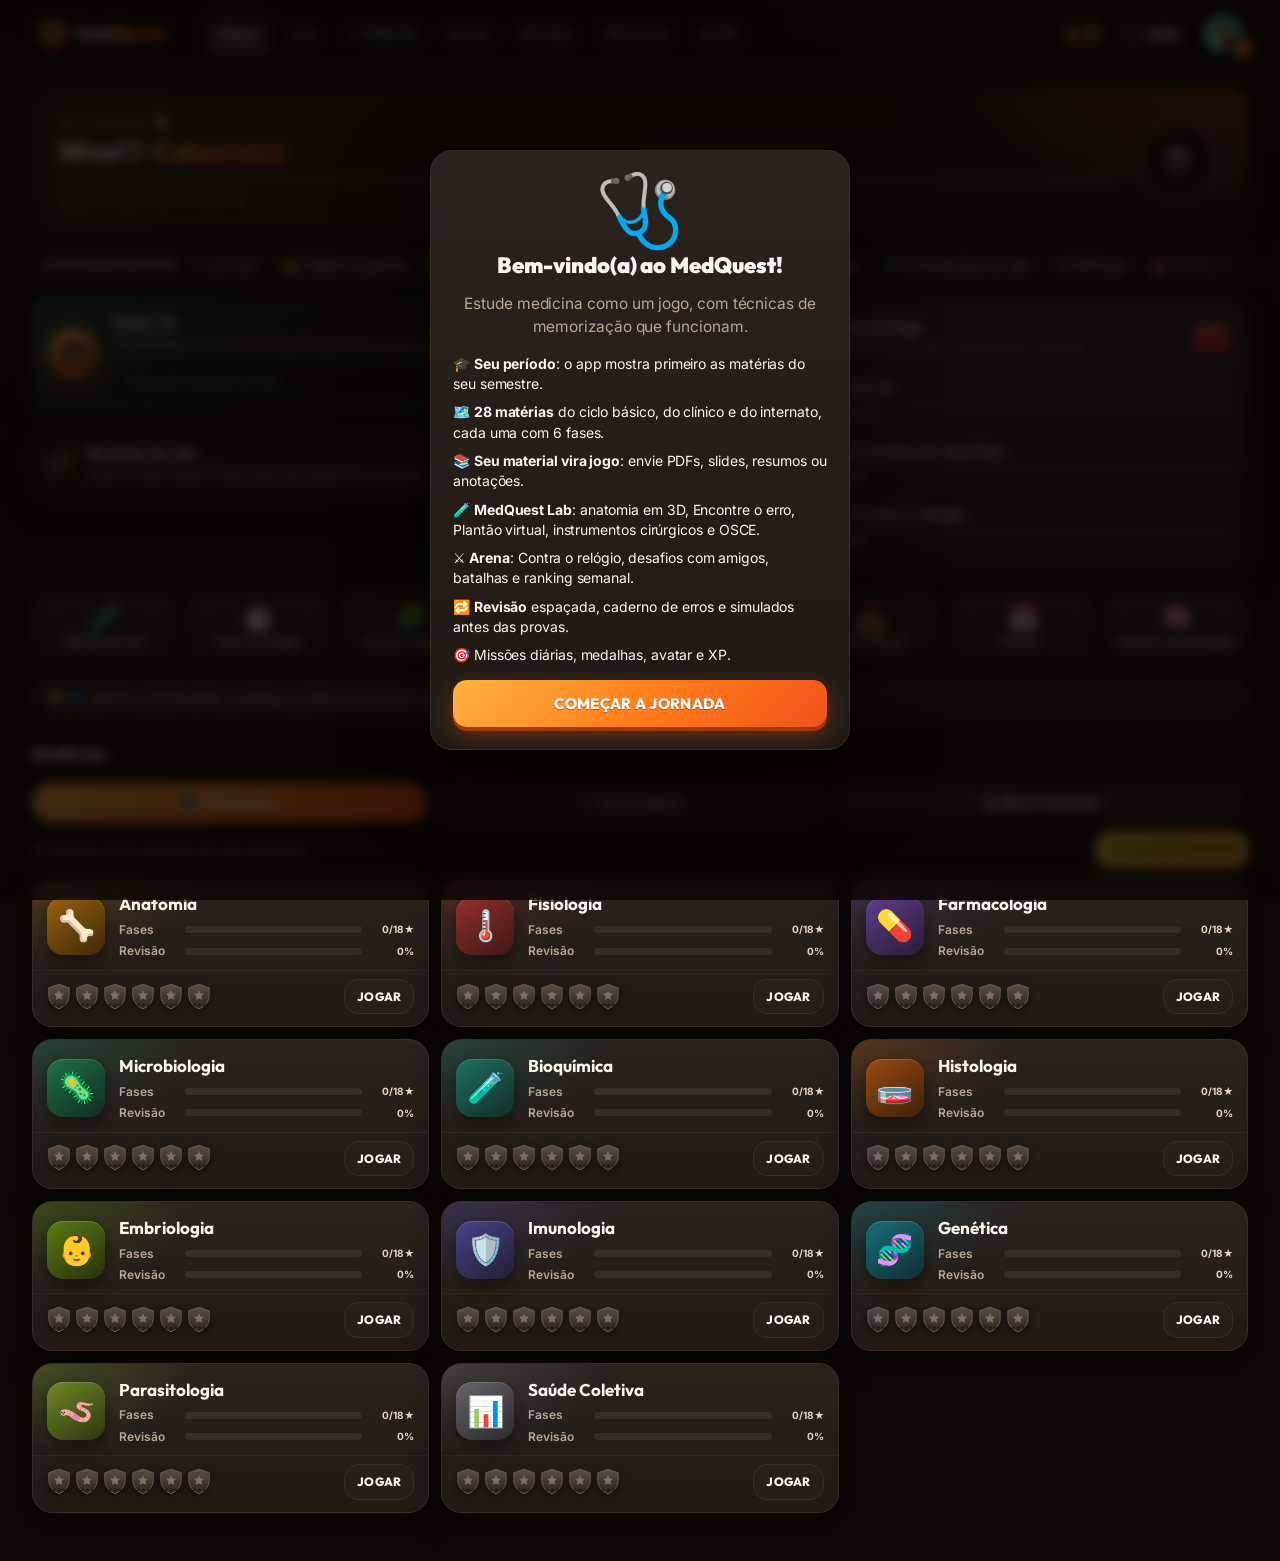
<file: medquest/index.html>
<!doctype html>
<html lang="pt-BR">
<head>
  <meta charset="utf-8">
  <meta name="viewport" content="width=device-width, initial-scale=1, viewport-fit=cover">
  <meta name="theme-color" content="#0b1220">
  <meta name="description" content="MedQuest: estude medicina como um jogo, com flashcards, revisão espaçada, quizzes e casos clínicos.">
  <title>MedQuest</title>
  <link rel="manifest" href="manifest.webmanifest">
  <link rel="icon" href="icons/icon.svg" type="image/svg+xml">
  <link rel="apple-touch-icon" href="icons/icon-192.png">
  <meta name="apple-mobile-web-app-capable" content="yes">
  <meta name="apple-mobile-web-app-status-bar-style" content="black-translucent">
  <link rel="preconnect" href="https://fonts.googleapis.com">
  <link rel="preconnect" href="https://fonts.gstatic.com" crossorigin>
  <link href="https://fonts.googleapis.com/css2?family=Outfit:wght@400;500;600;700;800;900&family=Inter:wght@400;500;600;700&display=swap" rel="stylesheet">
  <link rel="stylesheet" href="css/style.css">
</head>
<body>
  <div id="app"></div>
  <noscript>Ative o JavaScript para jogar o MedQuest.</noscript>
  <script src="js/data.js"></script>
  <script src="js/data-extra.js"></script>
  <script src="js/data-extra2.js"></script>
  <script src="js/more1.js"></script>
  <script src="js/more2.js"></script>
  <script src="js/more3.js"></script>
  <script src="js/more4.js"></script>
  <script src="js/more5.js"></script>
  <script src="js/more6.js"></script>
  <script src="js/more7.js"></script>
  <script src="js/core.js"></script>
  <script src="js/online.js"></script>
  <script src="js/materials.js"></script>
  <script src="js/ai.js"></script>
  <script src="js/games.js"></script>
  <script src="js/lab/lab-3d.js"></script>
  <script src="js/lab/lab-room.js"></script>
  <script src="js/lab/lab-core.js"></script>
  <script src="js/lab/lab-anatomy.js"></script>
  <script src="js/lab/lab-anatomy-real.js"></script>
  <script src="js/lab/lab-anatomy-ui.js"></script>
  <script src="js/lab/lab-error.js"></script>
  <script src="js/lab/lab-instruments.js"></script>
  <script src="js/lab/lab-ward.js"></script>
  <script src="js/lab/lab-osce.js"></script>
  <script src="js/lab/lab-micro.js"></script>
  <script src="js/screens.js"></script>
  <script src="js/extras.js"></script>
</body>
</html>
</file>
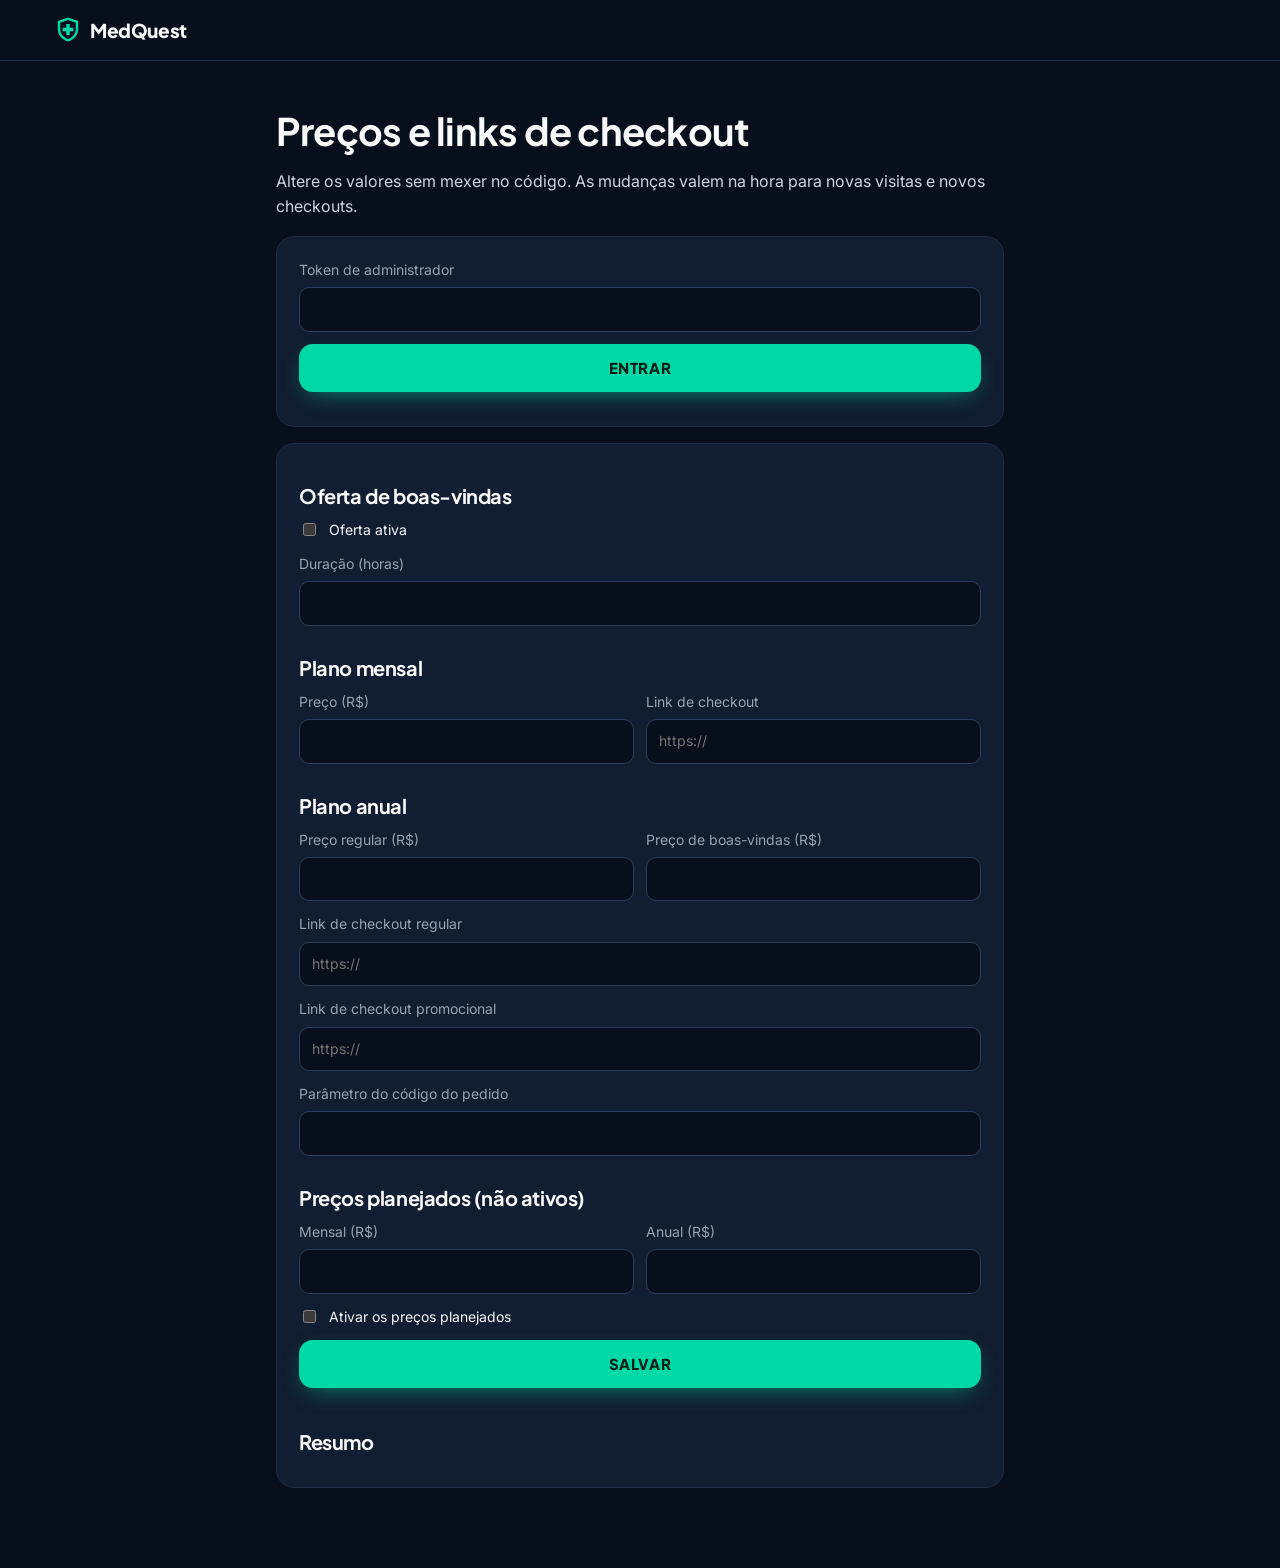
<file: medquest-vendas/admin.html>
<!doctype html>
<meta charset="utf-8">
<meta name="viewport" content="width=device-width, initial-scale=1, viewport-fit=cover">
<link rel="stylesheet" href="https://fonts.googleapis.com/css2?family=Plus+Jakarta+Sans:wght@600;700;800\&family=Inter:wght@400;500;600\&display=swap">
<link rel="stylesheet" href="css/vendas.css"><link rel="stylesheet" href="css/pages.css">
<title>Admin MedQuest</title>
<meta name="robots" content="noindex">
<header class="top-simple"><div class="wrap"><a class="logo keep-utm" href="index.html"><svg viewBox="0 0 40 44" width="24" height="27" aria-hidden="true"><path d="M20 2 37 8v13c0 10-7.5 18-17 21C10.5 39 3 31 3 21V8z" fill="var(--accent)"/><path d="M20 6 33 10.6V21c0 7.8-5.6 14.2-13 16.8C12.6 35.2 7 28.8 7 21V10.6z" fill="var(--bg)"/><path d="M17 13h6v6h6v6h-6v6h-6v-6h-6v-6h6z" fill="var(--accent)"/></svg><span>MedQuest</span></a></div></header>
<main class="wrap page">
  <h1>Preços e links de checkout</h1>
  <p>Altere os valores sem mexer no código. As mudanças valem na hora para novas visitas e novos checkouts.</p>
  <div class="card form" id="login"><label>Token de administrador<input id="tok" type="password" autocomplete="current-password"></label><button class="btn" id="enter" type="button">Entrar</button><p class="small" id="lerr"></p></div>
  <form class="card form" id="f" hidden>
    <h2>Oferta de boas-vindas</h2>
    <label class="chk"><input type="checkbox" id="of-on"> Oferta ativa</label>
    <label>Duração (horas)<input id="of-h" inputmode="numeric"></label>
    <h2>Plano mensal</h2>
    <div class="row2"><label>Preço (R$)<input id="m-p" inputmode="decimal"></label><label>Link de checkout<input id="m-l" placeholder="https://"></label></div>
    <h2>Plano anual</h2>
    <div class="row2"><label>Preço regular (R$)<input id="a-r" inputmode="decimal"></label><label>Preço de boas-vindas (R$)<input id="a-p" inputmode="decimal"></label></div>
    <label>Link de checkout regular<input id="a-lr" placeholder="https://"></label>
    <label>Link de checkout promocional<input id="a-lp" placeholder="https://"></label>
    <label>Parâmetro do código do pedido<input id="ref"></label>
    <h2>Preços planejados (não ativos)</h2>
    <div class="row2"><label>Mensal (R$)<input id="pl-m" inputmode="decimal"></label><label>Anual (R$)<input id="pl-a" inputmode="decimal"></label></div>
    <label class="chk"><input type="checkbox" id="pl-on"> Ativar os preços planejados</label>
    <p class="warn" id="pl-warn" hidden>Atenção: com esta opção marcada, o mensal e o anual regular passam a usar os preços planejados. Não ative neste lançamento.</p>
    <button class="btn" type="submit">Salvar</button>
    <p class="small" id="saved" role="status"></p>
    <h2>Resumo</h2><p class="small" id="stats"></p>
  </form>
</main>
<script>
(function () {
  let token = "";
  const $ = (id) => document.getElementById(id);
  const api = (p, o = {}) => fetch(p, Object.assign({ headers: { Authorization: "Bearer " + token, "Content-Type": "application/json" } }, o)).then((r) => (r.ok ? r.json() : Promise.reject(r.status)));
  function fill(c) {
    $("of-on").checked = c.offer.enabled; $("of-h").value = c.offer.durationHours;
    $("m-p").value = c.monthly.price; $("m-l").value = c.monthly.checkout;
    $("a-r").value = c.annual.regular; $("a-p").value = c.annual.promo; $("a-lr").value = c.annual.checkoutRegular; $("a-lp").value = c.annual.checkoutPromo;
    $("ref").value = c.refParam; $("pl-m").value = c.planned.monthly; $("pl-a").value = c.planned.annual; $("pl-on").checked = c.planned.active; $("pl-warn").hidden = !c.planned.active;
  }
  async function load() {
    fill(await api("/api/admin/config"));
    const s = await api("/api/admin/stats");
    $("stats").textContent = `${s.visitors} visitantes · ${s.activeOffers} ofertas ativas · ${s.checkouts} checkouts iniciados · ${s.paid} pagos · ${s.flagged} sinalizados · ${s.unmatched} webhooks sem pedido`;
  }
  $("enter").onclick = async () => { token = $("tok").value.trim(); try { await load(); $("login").hidden = true; $("f").hidden = false; } catch (e) { $("lerr").textContent = "Token inválido ou servidor indisponível."; } };
  $("pl-on").onchange = () => ($("pl-warn").hidden = !$("pl-on").checked);
  $("f").onsubmit = async (e) => {
    e.preventDefault();
    const n = (id) => $(id).value.replace(",", ".");
    const body = { offer: { enabled: $("of-on").checked, durationHours: n("of-h") }, monthly: { price: n("m-p"), checkout: $("m-l").value.trim() }, annual: { regular: n("a-r"), promo: n("a-p"), checkoutRegular: $("a-lr").value.trim(), checkoutPromo: $("a-lp").value.trim() }, planned: { monthly: n("pl-m"), annual: n("pl-a"), active: $("pl-on").checked }, refParam: $("ref").value.trim() };
    try { fill(await api("/api/admin/config", { method: "PUT", body: JSON.stringify(body) })); $("saved").textContent = "Salvo."; load(); } catch (err) { $("saved").textContent = "Não foi possível salvar. Confira os valores e os links (precisam começar com https://)."; }
  };
})();
</script>
</file>
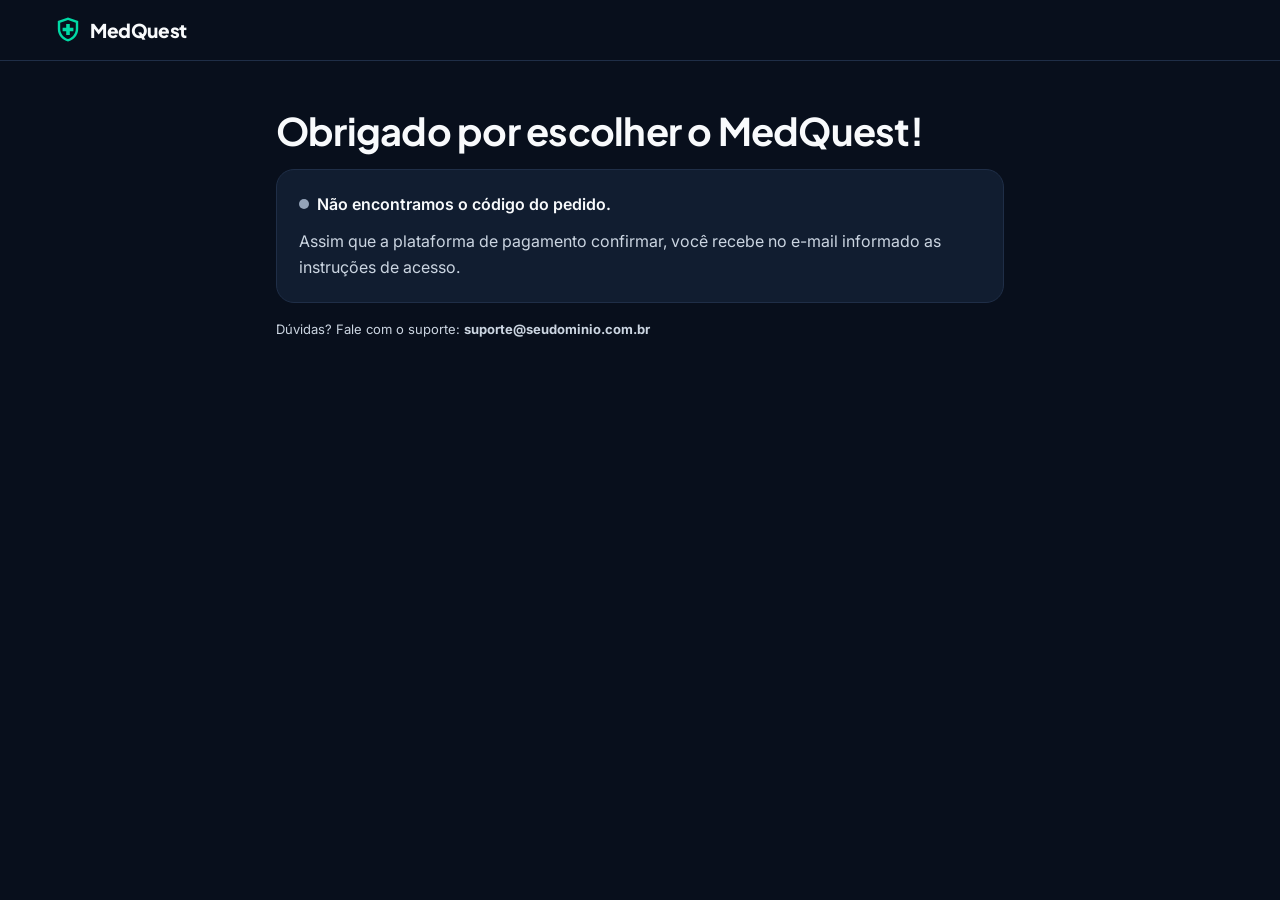
<file: medquest-vendas/obrigado.html>
<!doctype html>
<meta charset="utf-8">
<meta name="viewport" content="width=device-width, initial-scale=1, viewport-fit=cover">
<link rel="stylesheet" href="https://fonts.googleapis.com/css2?family=Plus+Jakarta+Sans:wght@600;700;800\&family=Inter:wght@400;500;600\&display=swap">
<link rel="stylesheet" href="css/vendas.css"><link rel="stylesheet" href="css/pages.css">
<title>Compra MedQuest</title>
<meta name="robots" content="noindex">
<header class="top-simple"><div class="wrap"><a class="logo keep-utm" href="index.html"><svg viewBox="0 0 40 44" width="24" height="27" aria-hidden="true"><path d="M20 2 37 8v13c0 10-7.5 18-17 21C10.5 39 3 31 3 21V8z" fill="var(--accent)"/><path d="M20 6 33 10.6V21c0 7.8-5.6 14.2-13 16.8C12.6 35.2 7 28.8 7 21V10.6z" fill="var(--bg)"/><path d="M17 13h6v6h6v6h-6v6h-6v-6h-6v-6h6z" fill="var(--accent)"/></svg><span>MedQuest</span></a></div></header>
<main class="wrap page">
  <h1>Obrigado por escolher o MedQuest!</h1>
  <div class="card">
    <span class="status wait" id="st"><i></i><span id="st-t">Confirmando o seu pagamento…</span></span>
    <p id="msg">Assim que a plataforma de pagamento confirmar, você recebe no e-mail informado as instruções de acesso.</p>
  </div>
  <p class="small">Dúvidas? Fale com o suporte: <b id="sup"></b></p>
</main>
<script src="js/config.js"></script>
<script src="js/tracking.js"></script>
<script>
/* O evento Purchase só é disparado depois que o servidor confirma o pagamento (webhook),
   com eventID igual ao enviado pela API de Conversões, e uma única vez por pedido. */
(function () {
  const C = window.MQ_CONFIG, T = window.MQT;
  document.getElementById("sup").textContent = C.support.email;
  const q = new URLSearchParams(location.search), last = T.store.get("mq_last_order") || {};
  const ref = q.get("ref") || q.get(C.refParam || "sck") || last.ref;
  const st = document.getElementById("st"), stt = document.getElementById("st-t"), msg = document.getElementById("msg");
  if (!ref) { stt.textContent = "Não encontramos o código do pedido."; st.className = "status"; return; }
  let tries = 0;
  async function check() {
    tries++;
    try {
      const r = await fetch((C.apiBase || "") + "/api/order?ref=" + encodeURIComponent(ref), { cache: "no-store" });
      const j = r.ok ? await r.json() : null;
      if (j && j.status === "pago") {
        st.className = "status ok"; stt.textContent = "Pagamento confirmado!";
        msg.textContent = "Enviamos as instruções de acesso para o seu e-mail. Confira também a caixa de spam e promoções.";
        const key = "mq_purchase_" + ref;
        let done = false; try { done = !!localStorage.getItem(key); } catch (e) {}
        if (!done && !j.clientFired) {
          T.track("Purchase", { value: j.value, currency: j.currency || "BRL", content_ids: [j.plan], content_type: "product" }, { eventID: j.eventID });
          try { localStorage.setItem(key, "1"); } catch (e) {}
          fetch((C.apiBase || "") + "/api/order/ack", { method: "POST", headers: { "Content-Type": "application/json" }, body: JSON.stringify({ ref }) }).catch(() => {});
        }
        return;
      }
      if (j && j.status === "reembolsado") { st.className = "status"; stt.textContent = "Pedido reembolsado."; return; }
    } catch (e) { /* tenta de novo */ }
    if (tries < 40) setTimeout(check, tries < 10 ? 3000 : 10000);
    else { stt.textContent = "Ainda aguardando a confirmação."; msg.textContent = "Pagamentos por boleto ou Pix podem levar mais tempo. Você receberá um e-mail quando for confirmado."; }
  }
  check();
})();
</script>
</file>
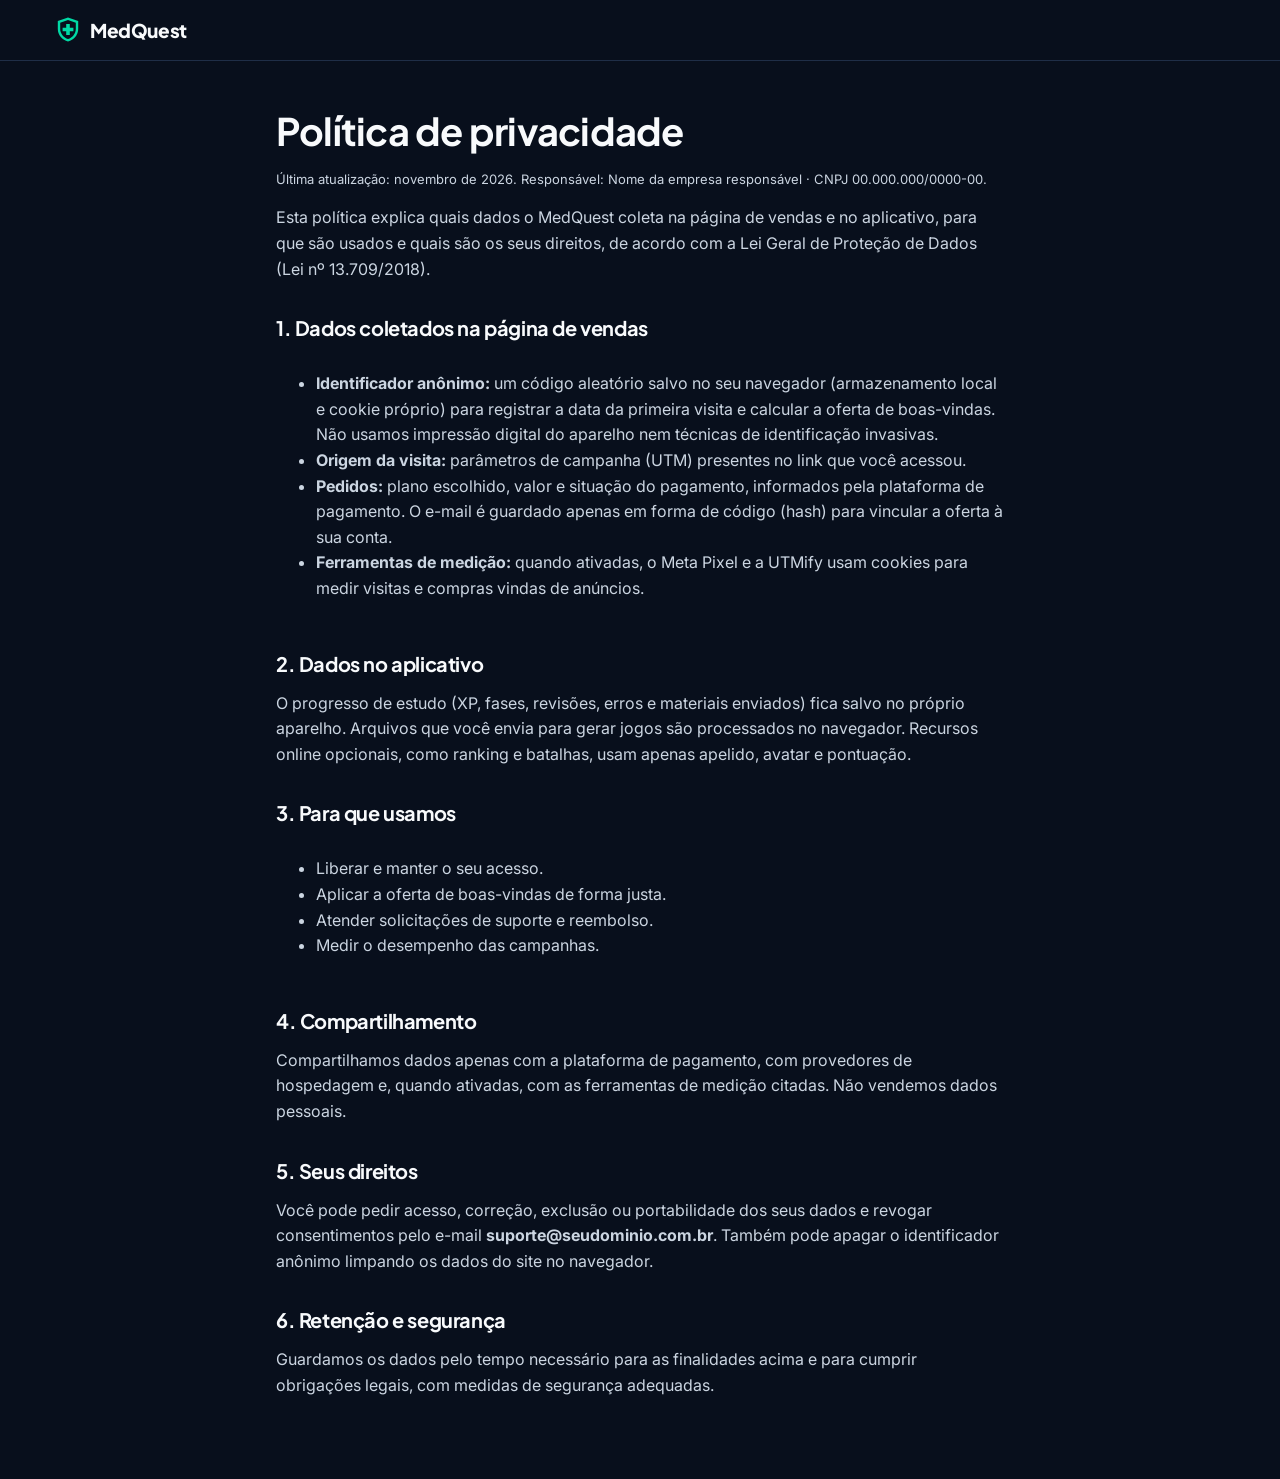
<file: medquest-vendas/privacidade.html>
<!doctype html>
<meta charset="utf-8">
<meta name="viewport" content="width=device-width, initial-scale=1, viewport-fit=cover">
<link rel="stylesheet" href="https://fonts.googleapis.com/css2?family=Plus+Jakarta+Sans:wght@600;700;800\&family=Inter:wght@400;500;600\&display=swap">
<link rel="stylesheet" href="css/vendas.css"><link rel="stylesheet" href="css/pages.css">
<title>Privacidade MedQuest</title>
<header class="top-simple"><div class="wrap"><a class="logo keep-utm" href="index.html"><svg viewBox="0 0 40 44" width="24" height="27" aria-hidden="true"><path d="M20 2 37 8v13c0 10-7.5 18-17 21C10.5 39 3 31 3 21V8z" fill="var(--accent)"/><path d="M20 6 33 10.6V21c0 7.8-5.6 14.2-13 16.8C12.6 35.2 7 28.8 7 21V10.6z" fill="var(--bg)"/><path d="M17 13h6v6h6v6h-6v6h-6v-6h-6v-6h6z" fill="var(--accent)"/></svg><span>MedQuest</span></a></div></header>
<main class="wrap page">
  <h1>Política de privacidade</h1>
  <p class="small">Última atualização: <span id="upd">novembro de 2026</span>. Responsável: <span data-company></span>.</p>
  <p>Esta política explica quais dados o MedQuest coleta na página de vendas e no aplicativo, para que são usados e quais são os seus direitos, de acordo com a Lei Geral de Proteção de Dados (Lei nº 13.709/2018).</p>
  <h2>1. Dados coletados na página de vendas</h2>
  <ul>
    <li><b>Identificador anônimo:</b> um código aleatório salvo no seu navegador (armazenamento local e cookie próprio) para registrar a data da primeira visita e calcular a oferta de boas-vindas. Não usamos impressão digital do aparelho nem técnicas de identificação invasivas.</li>
    <li><b>Origem da visita:</b> parâmetros de campanha (UTM) presentes no link que você acessou.</li>
    <li><b>Pedidos:</b> plano escolhido, valor e situação do pagamento, informados pela plataforma de pagamento. O e-mail é guardado apenas em forma de código (hash) para vincular a oferta à sua conta.</li>
    <li><b>Ferramentas de medição:</b> quando ativadas, o Meta Pixel e a UTMify usam cookies para medir visitas e compras vindas de anúncios.</li>
  </ul>
  <h2>2. Dados no aplicativo</h2>
  <p>O progresso de estudo (XP, fases, revisões, erros e materiais enviados) fica salvo no próprio aparelho. Arquivos que você envia para gerar jogos são processados no navegador. Recursos online opcionais, como ranking e batalhas, usam apenas apelido, avatar e pontuação.</p>
  <h2>3. Para que usamos</h2>
  <ul><li>Liberar e manter o seu acesso.</li><li>Aplicar a oferta de boas-vindas de forma justa.</li><li>Atender solicitações de suporte e reembolso.</li><li>Medir o desempenho das campanhas.</li></ul>
  <h2>4. Compartilhamento</h2>
  <p>Compartilhamos dados apenas com a plataforma de pagamento, com provedores de hospedagem e, quando ativadas, com as ferramentas de medição citadas. Não vendemos dados pessoais.</p>
  <h2>5. Seus direitos</h2>
  <p>Você pode pedir acesso, correção, exclusão ou portabilidade dos seus dados e revogar consentimentos pelo e-mail <b data-support-email></b>. Também pode apagar o identificador anônimo limpando os dados do site no navegador.</p>
  <h2>6. Retenção e segurança</h2>
  <p>Guardamos os dados pelo tempo necessário para as finalidades acima e para cumprir obrigações legais, com medidas de segurança adequadas.</p>
</main>
<script src="js/config.js"></script><script src="js/tracking.js"></script>
<script>document.querySelectorAll("[data-company]").forEach(e=>e.textContent=MQ_CONFIG.company.name+" · "+MQ_CONFIG.company.doc);document.querySelectorAll("[data-support-email]").forEach(e=>e.textContent=MQ_CONFIG.support.email);</script>
</file>
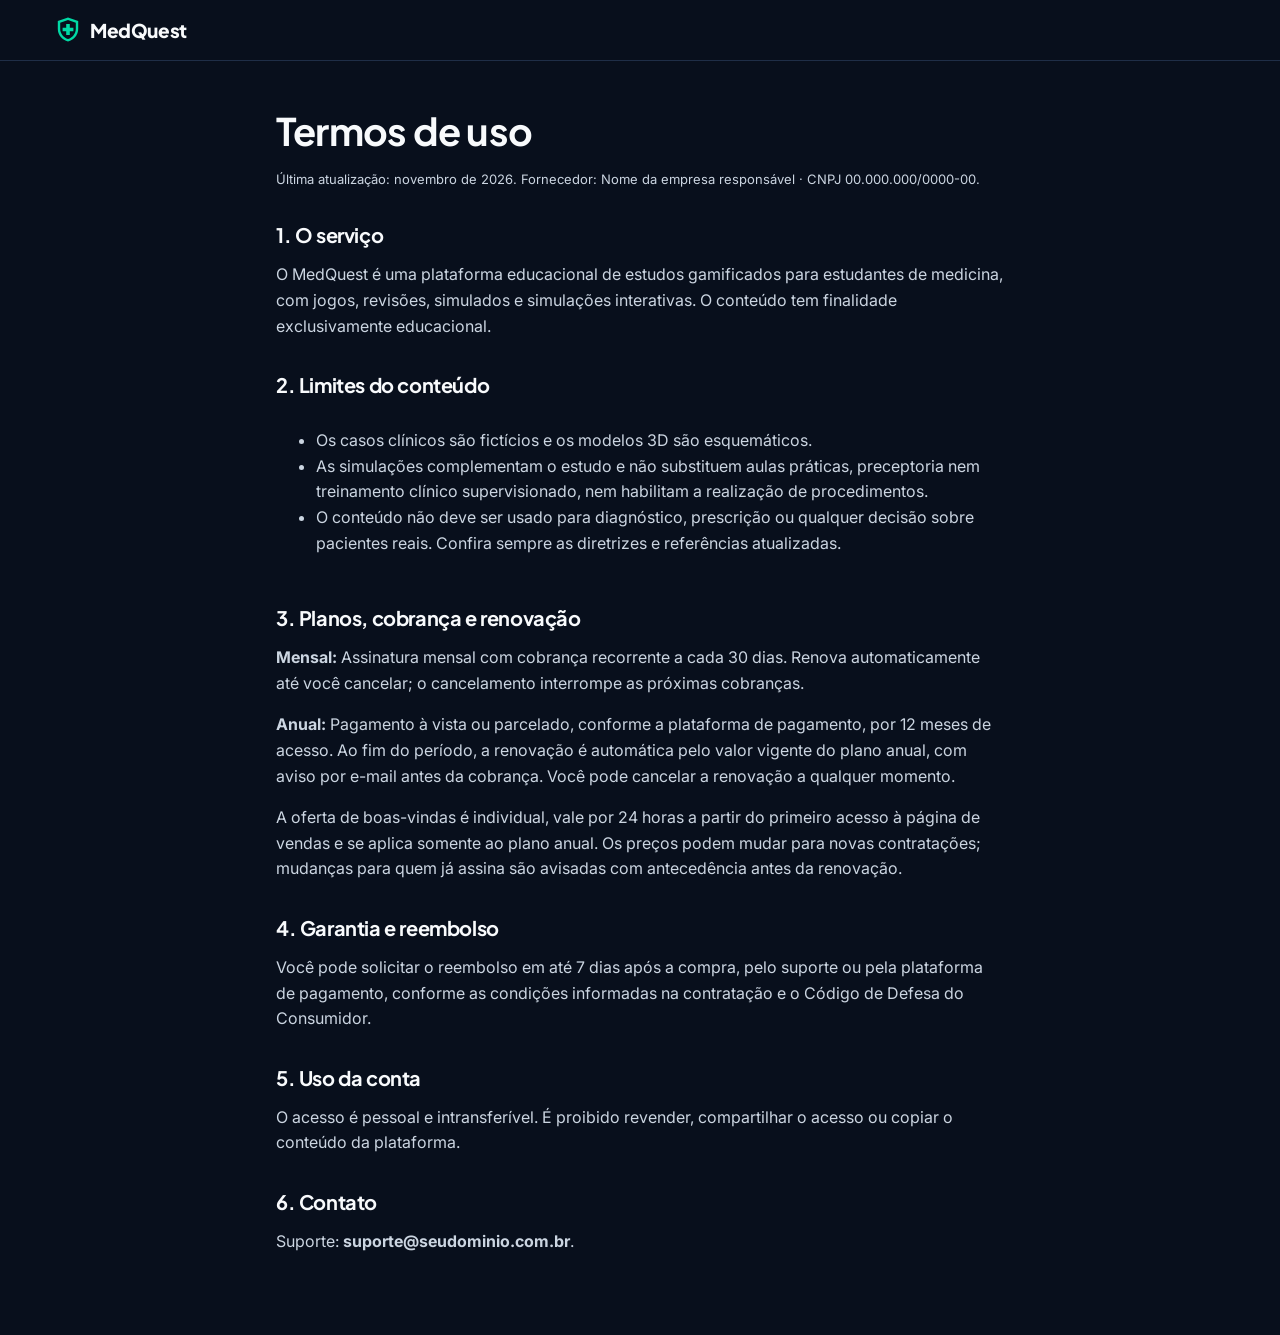
<file: medquest-vendas/termos.html>
<!doctype html>
<meta charset="utf-8">
<meta name="viewport" content="width=device-width, initial-scale=1, viewport-fit=cover">
<link rel="stylesheet" href="https://fonts.googleapis.com/css2?family=Plus+Jakarta+Sans:wght@600;700;800\&family=Inter:wght@400;500;600\&display=swap">
<link rel="stylesheet" href="css/vendas.css"><link rel="stylesheet" href="css/pages.css">
<title>Termos MedQuest</title>
<header class="top-simple"><div class="wrap"><a class="logo keep-utm" href="index.html"><svg viewBox="0 0 40 44" width="24" height="27" aria-hidden="true"><path d="M20 2 37 8v13c0 10-7.5 18-17 21C10.5 39 3 31 3 21V8z" fill="var(--accent)"/><path d="M20 6 33 10.6V21c0 7.8-5.6 14.2-13 16.8C12.6 35.2 7 28.8 7 21V10.6z" fill="var(--bg)"/><path d="M17 13h6v6h6v6h-6v6h-6v-6h-6v-6h6z" fill="var(--accent)"/></svg><span>MedQuest</span></a></div></header>
<main class="wrap page">
  <h1>Termos de uso</h1>
  <p class="small">Última atualização: novembro de 2026. Fornecedor: <span data-company></span>.</p>
  <h2>1. O serviço</h2>
  <p>O MedQuest é uma plataforma educacional de estudos gamificados para estudantes de medicina, com jogos, revisões, simulados e simulações interativas. O conteúdo tem finalidade exclusivamente educacional.</p>
  <h2>2. Limites do conteúdo</h2>
  <ul>
    <li>Os casos clínicos são fictícios e os modelos 3D são esquemáticos.</li>
    <li>As simulações complementam o estudo e não substituem aulas práticas, preceptoria nem treinamento clínico supervisionado, nem habilitam a realização de procedimentos.</li>
    <li>O conteúdo não deve ser usado para diagnóstico, prescrição ou qualquer decisão sobre pacientes reais. Confira sempre as diretrizes e referências atualizadas.</li>
  </ul>
  <h2>3. Planos, cobrança e renovação</h2>
  <p><b>Mensal:</b> <span data-t="monthly"></span></p>
  <p><b>Anual:</b> <span data-t="annual"></span></p>
  <p>A oferta de boas-vindas é individual, vale por 24 horas a partir do primeiro acesso à página de vendas e se aplica somente ao plano anual. Os preços podem mudar para novas contratações; mudanças para quem já assina são avisadas com antecedência antes da renovação.</p>
  <h2>4. Garantia e reembolso</h2>
  <p>Você pode solicitar o reembolso em até <span data-g></span> dias após a compra, pelo suporte ou pela plataforma de pagamento, conforme as condições informadas na contratação e o Código de Defesa do Consumidor.</p>
  <h2>5. Uso da conta</h2>
  <p>O acesso é pessoal e intransferível. É proibido revender, compartilhar o acesso ou copiar o conteúdo da plataforma.</p>
  <h2>6. Contato</h2>
  <p>Suporte: <b data-support-email></b>.</p>
</main>
<script src="js/config.js"></script><script src="js/tracking.js"></script>
<script>const C=MQ_CONFIG;document.querySelectorAll("[data-company]").forEach(e=>e.textContent=C.company.name+" · "+C.company.doc);document.querySelectorAll("[data-support-email]").forEach(e=>e.textContent=C.support.email);document.querySelector('[data-t="monthly"]').textContent=C.terms.monthly;document.querySelector('[data-t="annual"]').textContent=C.terms.annual;document.querySelector("[data-g]").textContent=C.terms.guaranteeDays;</script>
</file>
<file: medquest/css/style.css>
:root {
  --bg: #0c0907;
  --bg2: #15100c;
  --surface: #1d1611;
  --surface2: #2b2119;
  --line: #3b2d22;
  --text: #fff5ec;
  --muted: #b9a796;
  --primary: #ff8a1f;
  --primary-ink: #1f0e02;
  --accent: #ffc23d;
  --teal: #19c3c8;
  --ok: #3ccf7a;
  --bad: #ff4d5e;
  --gold: #ffcf3d;
  --grad: linear-gradient(135deg, #ffb340 0%, #ff7a1a 55%, #f0521a 100%);
  --grad-y: linear-gradient(90deg, #ffd34d, #ffae2b);
  --glass: linear-gradient(180deg, rgba(255, 255, 255, .055), rgba(255, 255, 255, .015));
  --radius: 20px;
  --shadow: 0 10px 30px rgba(0, 0, 0, .45);
  --font-h: "Outfit", "Inter", system-ui, sans-serif;
  color-scheme: dark;
}

* { box-sizing: border-box; -webkit-tap-highlight-color: transparent; }
html, body { margin: 0; }
body {
  background: radial-gradient(1200px 600px at 50% -200px, #1a2a55 0%, var(--bg) 60%) fixed, var(--bg);
  color: var(--text);
  font-family: "Inter", system-ui, -apple-system, "Segoe UI", Roboto, sans-serif;
  font-size: 16px;
  line-height: 1.45;
  min-height: 100vh;
}
button { font: inherit; color: inherit; cursor: pointer; border: 0; background: none; }
h1, h2 { margin: 0; line-height: 1.15; }
small { color: var(--muted); }

#app {
  max-width: 520px;
  margin: 0 auto;
  min-height: 100vh;
  padding: 0 16px calc(96px + env(safe-area-inset-bottom));
}

/* ---------- Barra superior ---------- */
.topbar {
  position: sticky; top: 0; z-index: 10;
  display: flex; align-items: center; justify-content: space-between; gap: 10px;
  padding: calc(12px + env(safe-area-inset-top)) 0 12px;
  background: linear-gradient(var(--bg) 70%, transparent);
}
.lvl { display: flex; align-items: center; gap: 10px; flex: 1; min-width: 0; cursor: pointer; }
.lvl-badge {
  width: 44px; height: 44px; border-radius: 14px; flex: none;
  display: grid; place-items: center; font-weight: 900; font-size: 20px;
  background: linear-gradient(135deg, var(--primary), var(--accent)); color: #0b1220;
  box-shadow: var(--shadow);
}
.lvl-info { flex: 1; min-width: 0; max-width: 170px; }
.lvl-title { font-weight: 800; font-size: 14px; white-space: nowrap; overflow: hidden; text-overflow: ellipsis; }
.lvl-info small { font-size: 11px; }
.chips { display: flex; gap: 6px; }
.chip {
  background: var(--surface); border: 1px solid var(--line); border-radius: 999px;
  padding: 6px 10px; font-weight: 800; font-size: 13px; white-space: nowrap;
}
.chip.done { border-color: var(--gold); color: var(--gold); }
.pomo-mini:empty { display: none; }
.pomo-mini {
  position: fixed; right: 12px; bottom: calc(84px + env(safe-area-inset-bottom)); z-index: 11;
  background: #3b1220; border: 1px solid #f43f5e66; border-radius: 999px; padding: 6px 12px; font-weight: 800; font-size: 13px;
}

.bar { height: 8px; background: var(--surface2); border-radius: 999px; overflow: hidden; margin: 3px 0 1px; }
.bar > span { display: block; height: 100%; background: linear-gradient(90deg, var(--primary), var(--accent)); border-radius: inherit; transition: width .4s ease; }
.bar.small { height: 6px; }
.bar.grow { flex: 1; height: 14px; }

/* ---------- Abas ---------- */
.tabbar {
  position: fixed; left: 0; right: 0; bottom: 0; z-index: 10;
  display: flex; justify-content: center; gap: 4px;
  padding: 8px 8px calc(8px + env(safe-area-inset-bottom));
  background: rgba(11, 18, 32, .94); backdrop-filter: blur(10px);
  border-top: 1px solid var(--line);
}
.tabbar button {
  flex: 1; max-width: 130px; display: flex; flex-direction: column; align-items: center; gap: 2px;
  padding: 6px 4px; border-radius: 14px; font-size: 12px; font-weight: 800; color: var(--muted);
}
.tabbar button.on { color: var(--text); background: var(--surface); }
.ti { font-size: 22px; position: relative; line-height: 1; }
.dot {
  position: absolute; top: -6px; right: -14px; background: var(--bad); color: #fff;
  font-size: 10px; min-width: 18px; height: 18px; border-radius: 9px; padding: 0 5px; display: grid; place-items: center;
}

/* ---------- Início ---------- */
.hero {
  display: flex; align-items: center; justify-content: space-between; gap: 12px;
  padding: 18px; border-radius: var(--radius); margin-top: 4px;
  background: linear-gradient(135deg, #1e3a8a, #6d28d9); box-shadow: var(--shadow);
}
.hero h1 { font-size: 22px; font-weight: 900; }
.hero p { margin: 4px 0 0; opacity: .85; font-weight: 700; }
.ring {
  --p: 0; width: 64px; height: 64px; border-radius: 50%; flex: none; display: grid; place-items: center;
  background: conic-gradient(var(--gold) calc(var(--p) * 1%), rgba(255, 255, 255, .18) 0);
}
.ring span { width: 50px; height: 50px; border-radius: 50%; background: #3b2a8a; display: grid; place-items: center; font-weight: 900; font-size: 14px; }

.tip {
  margin: 14px 0; padding: 12px 14px; border-radius: 14px;
  background: var(--surface); border-left: 4px solid var(--primary); font-weight: 700; font-size: 14px;
}

.cta {
  width: 100%; display: flex; align-items: center; gap: 12px; text-align: left;
  padding: 14px; border-radius: var(--radius);
  background: linear-gradient(135deg, #0e7490, #0891b2); box-shadow: var(--shadow);
}
.cta.muted { background: var(--surface); }
.cta-ic { font-size: 28px; }
.cta-txt { flex: 1; display: flex; flex-direction: column; }
.cta-txt small { color: rgba(234, 240, 255, .8); font-weight: 700; }
.cta-go { font-size: 28px; font-weight: 900; opacity: .7; }

.sec { font-size: 18px; font-weight: 900; margin: 22px 0 10px; }
.sec small { font-size: 13px; }

.worlds { display: grid; grid-template-columns: 1fr 1fr; gap: 12px; }
.world {
  display: flex; flex-direction: column; align-items: flex-start; gap: 4px; text-align: left;
  padding: 14px; border-radius: var(--radius); background: var(--surface);
  border: 2px solid color-mix(in srgb, var(--c) 45%, transparent);
  box-shadow: 0 6px 0 color-mix(in srgb, var(--c) 35%, #000);
  transition: transform .1s;
}
.world:active, .cta:active, .btn:active, .node:active { transform: translateY(3px); }
.w-ic { font-size: 34px; }
.w-name { font-weight: 900; font-size: 16px; }
.w-desc { font-size: 12px; color: var(--muted); min-height: 32px; }
.world .bar { width: 100%; }
.w-stars { font-size: 12px; font-weight: 800; color: var(--gold); }

/* ---------- Mundo ---------- */
.world-head {
  display: flex; align-items: center; gap: 12px; padding: 16px; border-radius: var(--radius); margin-top: 4px;
  background: linear-gradient(135deg, color-mix(in srgb, var(--c) 70%, #000), color-mix(in srgb, var(--c) 30%, #0b1220));
  box-shadow: var(--shadow);
}
.world-head h1 { font-size: 22px; font-weight: 900; }
.world-head p { margin: 2px 0 0; opacity: .85; font-size: 14px; }
.wh-ic { font-size: 40px; }
.back { font-size: 32px; font-weight: 900; width: 36px; line-height: 1; }

.path { display: flex; flex-direction: column; align-items: center; gap: 18px; padding: 26px 0 8px; }
.node-wrap { display: flex; flex-direction: column; align-items: center; text-align: center; width: 220px; }
.node {
  width: 78px; height: 78px; border-radius: 50%; font-size: 34px; display: grid; place-items: center;
  background: var(--c); box-shadow: 0 7px 0 color-mix(in srgb, var(--c) 50%, #000), 0 0 0 6px color-mix(in srgb, var(--c) 22%, transparent);
  transition: transform .1s;
}
.node.boss { width: 92px; height: 92px; font-size: 40px; }
.node.done { box-shadow: 0 7px 0 color-mix(in srgb, var(--c) 50%, #000), 0 0 0 6px var(--gold); }
.node.locked { background: var(--surface2); box-shadow: 0 7px 0 #0a1020; filter: grayscale(1); opacity: .7; }
.node-label { margin-top: 10px; display: flex; flex-direction: column; }
.node-label small { font-size: 12px; }
.stars { color: var(--gold); letter-spacing: 2px; font-size: 18px; }
.hint { text-align: center; color: var(--muted); font-size: 13px; padding: 0 12px; }

/* ---------- Painéis ---------- */
.page-title { font-size: 26px; font-weight: 900; margin: 8px 0 14px; }
.panel { background: var(--surface); border: 1px solid var(--line); border-radius: var(--radius); padding: 16px; margin-bottom: 14px; }
.panel-h { display: flex; gap: 12px; align-items: center; margin-bottom: 10px; }
.panel-h div { display: flex; flex-direction: column; }
.p-ic { font-size: 28px; }
.big-num { font-size: 40px; font-weight: 900; margin: 4px 0 10px; }
.big-num small { font-size: 15px; font-weight: 700; }
.muted-txt { color: var(--muted); margin: 6px 0 10px; }
.center { text-align: center; }
.small { font-size: 12px; }
.row { display: flex; gap: 8px; }
.row .btn { flex: 1; }
.col { display: flex; flex-direction: column; gap: 10px; width: 100%; }

.pomo-time { font-size: 56px; font-weight: 900; text-align: center; font-variant-numeric: tabular-nums; margin: 4px 0 12px; }
.pomo.break .pomo-time { color: var(--ok); }
.pomo.focus .pomo-time { color: #fb7185; }

/* ---------- Botões ---------- */
.btn {
  padding: 13px 16px; border-radius: 14px; font-weight: 900; font-size: 15px; text-transform: uppercase; letter-spacing: .3px;
  background: var(--surface2); box-shadow: 0 4px 0 #0a1020; transition: transform .1s;
}
.btn.block { display: block; width: 100%; margin-top: 8px; }
.btn.primary { background: var(--primary); color: var(--primary-ink); box-shadow: 0 4px 0 #0e7490; }
.btn.accent { background: var(--accent); color: #1e0b4b; box-shadow: 0 4px 0 #6d28d9; }
.btn.danger { background: var(--bad); color: #fff; box-shadow: 0 4px 0 #9f1239; }
.btn.ghost { background: transparent; border: 2px solid var(--line); box-shadow: none; }
.btn.danger-ghost { background: transparent; border: 2px solid #f43f5e55; color: #fb7185; box-shadow: none; }
.icon-btn { font-size: 20px; padding: 6px 10px; border-radius: 10px; color: var(--muted); }
.icon-btn:hover { background: var(--surface2); }

/* ---------- Formulários ---------- */
.lbl { display: block; font-weight: 800; font-size: 13px; color: var(--muted); margin: 10px 0 4px; }
textarea, select {
  width: 100%; font: inherit; color: var(--text); background: var(--bg2);
  border: 2px solid var(--line); border-radius: 12px; padding: 10px 12px; resize: vertical;
}
textarea:focus, select:focus { outline: none; border-color: var(--primary); }
.card-list { display: flex; flex-direction: column; gap: 10px; margin-top: 14px; }
.mini-card { display: flex; gap: 8px; align-items: flex-start; background: var(--surface); border: 1px solid var(--line); border-radius: 14px; padding: 12px; }
.mini-card > div { flex: 1; min-width: 0; overflow-wrap: anywhere; }
.mini-card p { margin: 4px 0; color: var(--muted); font-size: 14px; }
.switch-row { display: flex; justify-content: space-between; align-items: center; font-weight: 800; padding: 4px 0 8px; }
.switch-row input { width: 22px; height: 22px; accent-color: var(--primary); }

/* ---------- Perfil ---------- */
.profile-head { text-align: center; padding: 10px 0 4px; }
.profile-head .avatar { font-size: 64px; }
.profile-head h1 { font-size: 24px; font-weight: 900; }
.profile-head p { margin: 2px 0 8px; color: var(--muted); font-weight: 700; }
.profile-head .bar { height: 12px; max-width: 320px; margin: 0 auto 4px; }
.stats { display: grid; grid-template-columns: repeat(3, 1fr); gap: 10px; margin-top: 16px; }
.stats div { background: var(--surface); border: 1px solid var(--line); border-radius: 14px; padding: 12px 6px; text-align: center; display: flex; flex-direction: column; }
.stats b { font-size: 20px; font-weight: 900; }
.stats small { font-size: 11px; }
.achs { display: grid; grid-template-columns: repeat(2, 1fr); gap: 10px; }
.ach { background: var(--surface); border: 1px solid var(--line); border-radius: 14px; padding: 12px; display: flex; flex-direction: column; opacity: .45; filter: grayscale(1); }
.ach span { font-size: 26px; }
.ach b { font-size: 14px; }
.ach small { font-size: 12px; }
.ach.on { opacity: 1; filter: none; border-color: color-mix(in srgb, var(--gold) 60%, transparent); }

/* ---------- Jogo ---------- */
.game { padding-top: calc(12px + env(safe-area-inset-top)); }
.game.has-fb { padding-bottom: 280px; }
.game-top { display: flex; align-items: center; gap: 10px; }
.game-title { font-weight: 800; color: var(--muted); font-size: 13px; margin: 8px 0 6px; }
.counter { font-weight: 800; font-size: 13px; color: var(--muted); white-space: nowrap; }
.hearts { font-size: 15px; white-space: nowrap; }
.combo { font-weight: 900; color: #fb923c; font-size: 14px; animation: pop .3s; }
.method { color: var(--muted); font-size: 14px; text-align: center; margin: 10px 0; }
.tag {
  display: inline-block; font-size: 11px; font-weight: 900; text-transform: uppercase; letter-spacing: .5px;
  padding: 3px 8px; border-radius: 999px; background: var(--surface2); color: var(--primary); margin-bottom: 8px;
}

.question { font-size: 21px; font-weight: 800; margin: 10px 0 18px; }
.question.tf {
  font-size: 22px; text-align: center; background: var(--surface); border: 1px solid var(--line);
  border-radius: var(--radius); padding: 28px 18px; min-height: 170px; display: grid; place-items: center;
}
.options { display: flex; flex-direction: column; gap: 10px; }
.opt {
  display: flex; align-items: center; gap: 12px; text-align: left; padding: 14px;
  background: var(--surface); border: 2px solid var(--line); border-radius: 16px; box-shadow: 0 4px 0 #0a1020;
  font-weight: 700; transition: transform .1s, border-color .15s;
}
.opt:not([disabled]):hover { border-color: var(--primary); }
.opt:not([disabled]):active { transform: translateY(3px); box-shadow: 0 1px 0 #0a1020; }
.opt .k {
  flex: none; width: 30px; height: 30px; border-radius: 9px; display: grid; place-items: center;
  background: var(--surface2); font-weight: 900; font-size: 14px; color: var(--muted);
}
.opt.correct { border-color: var(--ok); background: #0f2e22; }
.opt.correct .k { background: var(--ok); color: #04220f; }
.opt.wrong { border-color: var(--bad); background: #35121d; animation: shake .35s; }
.opt.wrong .k { background: var(--bad); color: #fff; }
.opt.dim { opacity: .5; }

.timer { height: 6px; background: var(--surface2); border-radius: 999px; overflow: hidden; margin: 6px 0 4px; }
.timer span { display: block; height: 100%; background: linear-gradient(90deg, #f43f5e, #facc15, #22c55e); animation: drain linear forwards; transform-origin: left; }
.timer span.stop { animation-play-state: paused; }
@keyframes drain { from { transform: scaleX(1); } to { transform: scaleX(0); } }

.tf-btns { display: grid; grid-template-columns: 1fr 1fr; gap: 12px; }
.tf-btn {
  display: flex; flex-direction: column; align-items: center; gap: 4px; padding: 18px 8px;
  border-radius: var(--radius); font-size: 34px; font-weight: 900; transition: transform .1s;
}
.tf-btn span { font-size: 15px; text-transform: uppercase; }
.tf-true { background: #14532d; box-shadow: 0 6px 0 #052e16; border: 2px solid #22c55e66; }
.tf-false { background: #4c0519; box-shadow: 0 6px 0 #2a020d; border: 2px solid #f43f5e66; }
.tf-btn:not([disabled]):active { transform: translateY(4px); }
.tf-btn.correct { outline: 4px solid var(--ok); }
.tf-btn.wrong { outline: 4px solid var(--bad); animation: shake .35s; }
.tf-btn.dim { opacity: .4; }

.feedback {
  position: fixed; left: 0; right: 0; bottom: 0; z-index: 20;
  max-width: 520px; margin: 0 auto; padding: 16px 16px calc(16px + env(safe-area-inset-bottom));
  border-radius: 22px 22px 0 0; animation: slideup .25s ease;
  max-height: 60vh; overflow-y: auto;
}
.feedback.ok { background: #0f2e22; border-top: 3px solid var(--ok); }
.feedback.bad { background: #35121d; border-top: 3px solid var(--bad); }
.fb-h { font-size: 19px; font-weight: 900; }
.feedback.ok .fb-h { color: #4ade80; }
.feedback.bad .fb-h { color: #fb7185; }
.gain { font-size: 14px; color: var(--gold); margin-left: 4px; }
.fb-ans { margin-top: 6px; }
.fb-e { margin-top: 6px; color: #d6def2; font-size: 15px; }
.fb-note { display: block; margin-top: 6px; }

.story { background: #1b2440; border: 1px solid #334476; border-radius: 14px; padding: 10px 14px; margin: 6px 0 10px; }
.story summary { font-weight: 900; cursor: pointer; color: var(--gold); }
.story p { margin: 8px 0 2px; font-size: 15px; }

/* Flashcard com efeito de virar */
.flashcard { perspective: 1200px; cursor: pointer; margin: 6px 0 14px; }
.fc-inner { position: relative; min-height: 280px; transition: transform .5s cubic-bezier(.3, 1.3, .5, 1); transform-style: preserve-3d; }
.flashcard.flipped .fc-inner { transform: rotateY(180deg); }
.fc-face {
  position: absolute; inset: 0; backface-visibility: hidden; -webkit-backface-visibility: hidden;
  border-radius: 22px; padding: 22px; display: flex; flex-direction: column; justify-content: center; align-items: center; text-align: center;
  box-shadow: 0 8px 0 rgba(0, 0, 0, .35);
}
.fc-front { background: linear-gradient(160deg, #1e2b4f, #172340); border: 2px solid var(--line); }
.fc-back { background: linear-gradient(160deg, #0f3b46, #11283f); border: 2px solid #22d3ee55; transform: rotateY(180deg); }
.fc-text { font-size: 22px; font-weight: 800; }
.fc-q { font-size: 13px; color: var(--muted); margin-bottom: 10px; }
.fc-hint { margin-top: 16px; }
.rates { display: grid; grid-template-columns: repeat(4, 1fr); gap: 8px; }
.rate { display: flex; flex-direction: column; align-items: center; padding: 10px 4px; border-radius: 14px; font-weight: 900; transition: transform .1s; }
.rate:active { transform: translateY(3px); }
.rate small { font-size: 11px; color: rgba(255, 255, 255, .75); font-weight: 700; }
.r1 { background: #9f1239; box-shadow: 0 4px 0 #4c0519; }
.r3 { background: #b45309; box-shadow: 0 4px 0 #78350f; }
.r4 { background: #15803d; box-shadow: 0 4px 0 #14532d; }
.r5 { background: #0e7490; box-shadow: 0 4px 0 #164e63; }

/* Pares */
.pairs { display: grid; grid-template-columns: 1fr 1fr; gap: 10px; }
.pcol { display: flex; flex-direction: column; gap: 10px; }
.pair {
  min-height: 64px; padding: 10px; border-radius: 14px; font-weight: 800; font-size: 14px;
  background: var(--surface); border: 2px solid var(--line); box-shadow: 0 4px 0 #0a1020; transition: transform .1s;
  overflow-wrap: anywhere;
}
.pair.sel { border-color: var(--primary); background: #0f3340; transform: translateY(-2px); }
.pair.wrong { border-color: var(--bad); background: #35121d; animation: shake .35s; }
.pair.matched { border-color: transparent; background: #0f2e22; color: #4ade80; opacity: .55; box-shadow: none; animation: pop .3s; }

/* Resultado */
.result { min-height: 92vh; display: flex; flex-direction: column; align-items: center; justify-content: center; text-align: center; gap: 10px; padding: 20px 0; }
.result h1 { font-size: 28px; font-weight: 900; }
.result p { color: var(--muted); max-width: 340px; margin: 0; }
.big-emoji { font-size: 72px; line-height: 1; }
.pop { animation: pop .5s; }
.res-stars { font-size: 54px; letter-spacing: 6px; }
.res-stars span { color: var(--surface2); display: inline-block; }
.res-stars span.on { color: var(--gold); animation: starIn .45s backwards; text-shadow: 0 0 18px #facc1588; }
.badge { background: var(--gold); color: #3a2a00; font-weight: 900; padding: 4px 12px; border-radius: 999px; font-size: 13px; }
.res-grid { display: grid; grid-template-columns: repeat(3, 1fr); gap: 10px; width: 100%; margin: 12px 0; }
.res-grid div { background: var(--surface); border: 1px solid var(--line); border-radius: 14px; padding: 12px 6px; display: flex; flex-direction: column; }
.res-grid b { font-size: 22px; font-weight: 900; }
.res-grid small { font-size: 12px; }

/* Modal, toasts, confete */
.modal { position: fixed; inset: 0; z-index: 50; background: rgba(3, 7, 18, .75); display: grid; place-items: center; padding: 16px; animation: fade .2s; }
.modal-card { background: var(--surface); border: 1px solid var(--line); border-radius: 22px; padding: 22px; max-width: 420px; width: 100%; text-align: center; max-height: 90vh; overflow-y: auto; }
.modal-card h2 { font-size: 22px; font-weight: 900; margin: 8px 0; }
.modal-card p { color: var(--muted); }
.modal-card .ask-msg { color: var(--text); font-weight: 800; font-size: 17px; margin: 4px 0 8px; }
.list { text-align: left; padding: 0; list-style: none; display: flex; flex-direction: column; gap: 8px; font-size: 14px; }

#toasts { position: fixed; top: calc(10px + env(safe-area-inset-top)); left: 0; right: 0; z-index: 60; display: flex; flex-direction: column; align-items: center; gap: 8px; pointer-events: none; padding: 0 16px; }
.toast { background: var(--surface2); border: 1px solid var(--line); padding: 10px 16px; border-radius: 14px; font-weight: 800; font-size: 14px; box-shadow: 0 8px 24px rgba(0, 0, 0, .4); animation: slidedown .3s; max-width: 480px; transition: opacity .4s, transform .4s; }
.toast.gold { border-color: var(--gold); }
.toast.out { opacity: 0; transform: translateY(-10px); }

.confetti { position: fixed; inset: 0; pointer-events: none; z-index: 70; overflow: hidden; }
.confetti i { position: absolute; top: -12px; width: 9px; height: 14px; border-radius: 2px; animation: fall linear forwards; }

@keyframes fall { to { top: 105vh; transform: rotate(720deg) translateX(40px); } }
@keyframes pop { 0% { transform: scale(.6); } 60% { transform: scale(1.15); } 100% { transform: scale(1); } }
@keyframes starIn { 0% { transform: scale(0) rotate(-90deg); opacity: 0; } 100% { transform: scale(1) rotate(0); opacity: 1; } }
@keyframes shake { 0%, 100% { transform: translateX(0); } 25% { transform: translateX(-6px); } 75% { transform: translateX(6px); } }
@keyframes slideup { from { transform: translateY(100%); } to { transform: translateY(0); } }
@keyframes slidedown { from { transform: translateY(-20px); opacity: 0; } to { transform: translateY(0); opacity: 1; } }
@keyframes fade { from { opacity: 0; } }

@media (prefers-reduced-motion: reduce) {
  *, *::before, *::after { animation-duration: .01ms !important; transition-duration: .01ms !important; }
  .timer span { animation-duration: 10s !important; }
}
@media (max-width: 360px) {
  .worlds { grid-template-columns: 1fr; }
  .rates { grid-template-columns: 1fr 1fr; }
  .chips .chip { padding: 5px 8px; font-size: 12px; }
}

/* =========================================================
   Versão 2: avatar, missões, arena, simulado, materiais
   ========================================================= */
input:not([type]), input[type="text"] {
  width: 100%; font: inherit; color: var(--text); background: var(--bg2);
  border: 2px solid var(--line); border-radius: 12px; padding: 10px 12px; min-width: 0;
}
input:not([type]):focus, input[type="text"]:focus { outline: none; border-color: var(--primary); }
select { margin-bottom: 4px; }
button:focus-visible, .opt:focus-visible, input:focus-visible { outline: 3px solid var(--primary); outline-offset: 2px; }
.btn[disabled] { opacity: .5; cursor: default; }
.btn.gold { background: var(--gold); color: #3a2a00; box-shadow: 0 4px 0 #a16207; }
.small-btn { padding: 8px 12px; font-size: 12px; }
.row.wrap { flex-wrap: wrap; }
.row.wrap .btn { flex: 0 1 auto; }
.center-row { justify-content: center; margin-top: 6px; }
.bad-txt { color: #fb7185; font-weight: 800; }
.tag.warn { color: #fb923c; }
.status:empty { display: none; }
.status { color: var(--primary); font-weight: 800; font-size: 14px; margin: 10px 0 0; }
.accent-l { border-left: 4px solid var(--accent); }

/* Avatar */
.av {
  --s: 44px; width: var(--s); height: var(--s); flex: none; position: relative; border-radius: 50%;
  display: inline-grid; place-items: center; background: var(--bg);
  background: radial-gradient(circle at 35% 30%, color-mix(in srgb, var(--bg) 65%, #fff), var(--bg));
  box-shadow: 0 0 0 3px var(--fr), 0 4px 0 rgba(0, 0, 0, .35);
}
.av-e { font-size: calc(var(--s) * .6); line-height: 1; }
.av-acc {
  position: absolute; right: -4%; bottom: -4%; font-size: calc(var(--s) * .32); line-height: 1;
  background: var(--surface); border-radius: 50%; padding: 2px; box-shadow: 0 0 0 2px var(--surface2);
}
.lvl .av { cursor: pointer; }
.av-edit { display: inline-flex; flex-direction: column; align-items: center; gap: 8px; font-weight: 800; font-size: 13px; color: var(--muted); }
.av-preview { display: grid; place-items: center; padding: 16px 0 6px; }
.av-grid { display: grid; grid-template-columns: repeat(auto-fill, minmax(64px, 1fr)); gap: 8px; }
.av-opt {
  position: relative; min-height: 64px; border-radius: 14px; background: var(--surface); border: 2px solid var(--line);
  font-size: 30px; display: flex; flex-direction: column; align-items: center; justify-content: center; gap: 2px; padding: 4px;
}
.av-opt small { font-size: 10px; font-weight: 800; }
.av-opt.on { border-color: var(--primary); background: #0f3340; }
.av-opt.locked { opacity: .45; }
.av-opt .lk { position: absolute; top: 2px; right: 4px; font-size: 12px; font-style: normal; }
.swatch { width: 34px; height: 34px; border-radius: 50%; display: block; }
.ring-sw { background: var(--surface2); box-shadow: inset 0 0 0 4px var(--c); }

/* Missões */
.missions { margin-top: 4px; }
.missions .panel-h > div { flex: 1; }
.chest { font-size: 32px; }
.chest.open { animation: pop .5s; }
.mission { display: flex; align-items: center; gap: 10px; padding: 8px 0; border-top: 1px solid var(--line); }
.mission.claimed { opacity: .55; }
.m-ic { font-size: 22px; width: 28px; text-align: center; }
.m-body { flex: 1; min-width: 0; display: flex; flex-direction: column; font-weight: 700; font-size: 14px; }
.m-body small { font-size: 11px; }
.m-ok { color: var(--ok); font-weight: 900; font-size: 20px; }

/* Atalhos e segmentos */
.quick { display: grid; grid-template-columns: repeat(4, 1fr); gap: 8px; margin: 14px 0 0; }
.quick button {
  display: flex; flex-direction: column; align-items: center; gap: 4px; padding: 10px 4px; border-radius: 14px;
  background: var(--surface); border: 1px solid var(--line); font-size: 11px; font-weight: 800; text-align: center; line-height: 1.15;
}
.quick button span { font-size: 24px; }
.quick button:active { transform: translateY(2px); }
.seg { display: flex; gap: 6px; margin: 18px 0 12px; overflow-x: auto; padding-bottom: 2px; }
.seg button {
  flex: 1 0 auto; padding: 9px 12px; border-radius: 999px; background: var(--surface); border: 1px solid var(--line);
  font-weight: 800; font-size: 13px; white-space: nowrap;
}
.seg button.on { background: var(--primary); color: var(--primary-ink); border-color: transparent; }
.empty p { color: var(--text); }
.filter-chips { display: flex; flex-wrap: wrap; gap: 6px; margin: 6px 0; }
.fchip { padding: 6px 10px; border-radius: 999px; background: var(--bg2); border: 1px solid var(--line); font-size: 13px; font-weight: 700; }
.fchip.on { background: var(--accent); color: #1e0b4b; border-color: transparent; }
.top-err { background: var(--bg2); border-radius: 12px; padding: 8px 12px; margin: 10px 0 4px; }
.top-err p { margin: 4px 0; font-size: 13px; }

.sub-head { display: flex; align-items: center; gap: 8px; margin: 8px 0 10px; }
.sub-head h1 { font-size: 22px; font-weight: 900; }
.code-row { display: flex; gap: 8px; align-items: stretch; }
.code-row input { flex: 1; font-family: ui-monospace, Menlo, monospace; font-size: 13px; }
.code-row .btn { flex: none; }
.share { width: 100%; text-align: left; display: flex; flex-direction: column; gap: 6px; }
.local-battle summary { cursor: pointer; font-weight: 800; margin: 10px 0 8px; }
.local-battle .row { margin-bottom: 8px; }

/* Ranking e batalhas */
.rank-list { display: flex; flex-direction: column; gap: 8px; }
.rank-row { display: flex; align-items: center; gap: 10px; padding: 8px 10px; border-radius: 14px; background: var(--bg2); border: 1px solid var(--line); }
.rank-row.me { border-color: var(--primary); background: #0f2a36; }
.rk { width: 28px; text-align: center; font-weight: 900; font-size: 16px; }
.rn { flex: 1; min-width: 0; display: flex; flex-direction: column; }
.rn b { white-space: nowrap; overflow: hidden; text-overflow: ellipsis; }
.rn small { font-size: 11px; }
.rx { font-weight: 900; color: var(--gold); white-space: nowrap; }
.battle-card { background: var(--surface); border: 1px solid var(--line); border-radius: var(--radius); padding: 14px; margin-bottom: 10px; }
.bc-head { display: flex; gap: 10px; align-items: center; }
.bc-head div { display: flex; flex-direction: column; min-width: 0; }
.vs { display: flex; align-items: stretch; gap: 8px; width: 100%; margin: 8px 0; }
.vs-side { flex: 1; background: var(--surface); border: 2px solid var(--line); border-radius: 16px; padding: 12px 6px; display: flex; flex-direction: column; align-items: center; min-width: 0; }
.vs-side b { max-width: 100%; overflow: hidden; text-overflow: ellipsis; white-space: nowrap; }
.vs-side span { font-size: 30px; font-weight: 900; }
.vs-side.win { border-color: var(--gold); box-shadow: 0 0 18px #facc1544; }
.vs-x { align-self: center; font-weight: 900; color: var(--muted); }
.vs-title { font-size: 18px; font-weight: 900; }

/* Contra o relógio */
.clock-bar { flex: 1; height: 14px; background: var(--surface2); border-radius: 999px; overflow: hidden; }
.clock-bar span { display: block; height: 100%; background: linear-gradient(90deg, #f43f5e, #facc15, #22c55e); transform-origin: left; transition: transform .1s linear; }
.clock-left { font-weight: 900; font-variant-numeric: tabular-nums; min-width: 52px; text-align: right; }
.clock-left.low { color: var(--bad); animation: pop .5s infinite; }
.clock-score { display: flex; justify-content: space-between; align-items: center; font-weight: 800; margin: 10px 0; font-size: 15px; }

/* Quebra-cabeça */
.slots { display: flex; flex-direction: column; gap: 6px; margin-bottom: 14px; }
.slot {
  display: flex; align-items: center; gap: 10px; min-height: 44px; padding: 8px 12px; border-radius: 12px;
  border: 2px dashed var(--line); color: var(--muted); font-weight: 800;
}
.slot.filled { border-style: solid; border-color: var(--ok); background: #0f2e22; color: #bbf7d0; animation: pop .25s; }
.slot.next { border-color: var(--primary); color: var(--primary); }
.sn { flex: none; width: 26px; height: 26px; border-radius: 8px; display: grid; place-items: center; background: var(--surface2); font-size: 13px; color: var(--text); }
.chips-pool { display: flex; flex-wrap: wrap; gap: 8px; }
.chip-btn {
  padding: 10px 12px; border-radius: 12px; background: var(--surface); border: 2px solid var(--line);
  box-shadow: 0 4px 0 #0a1020; font-weight: 800; font-size: 14px; text-align: left;
}
.chip-btn:active { transform: translateY(3px); }
.chip-btn.wrong { border-color: var(--bad); background: #35121d; animation: shake .35s; }

/* Simulado */
.opt.picked { border-color: var(--accent); background: #2a1f52; }
.opt.picked .k { background: var(--accent); color: #1e0b4b; }
.sim-nav { margin: 14px 0; }
.sim-nav .btn { padding: 11px 6px; font-size: 13px; }
.btn.flagged { border-color: var(--gold); color: var(--gold); }
.qgrid { display: grid; grid-template-columns: repeat(auto-fill, minmax(38px, 1fr)); gap: 6px; margin-bottom: 8px; }
.qgrid button { height: 38px; border-radius: 10px; background: var(--surface); border: 1px solid var(--line); font-weight: 800; font-size: 13px; }
.qgrid button.done { background: #2a1f52; border-color: var(--accent); }
.qgrid button.flag { box-shadow: inset 0 -3px 0 var(--gold); }
.qgrid button.cur { outline: 2px solid var(--primary); }
.sim-result { padding-top: calc(16px + env(safe-area-inset-top)); }
.result-top { text-align: center; display: flex; flex-direction: column; align-items: center; gap: 6px; }
.result-top h1 { font-size: 30px; font-weight: 900; }
.result-top p { color: var(--muted); margin: 0; }
.subrow { display: grid; grid-template-columns: minmax(0, 1.2fr) 1fr auto; gap: 10px; align-items: center; padding: 6px 0; font-size: 14px; font-weight: 700; }
.subrow > span:first-child { overflow: hidden; text-overflow: ellipsis; white-space: nowrap; }
.review-list { display: flex; flex-direction: column; gap: 8px; }
.rev { background: var(--surface); border: 1px solid var(--line); border-left: 4px solid var(--ok); border-radius: 12px; padding: 10px 12px; }
.rev.bad { border-left-color: var(--bad); }
.rev summary { cursor: pointer; font-weight: 700; font-size: 14px; }
.rev p { margin: 8px 0 0; font-size: 14px; }

/* Materiais */
.drop {
  display: flex; flex-direction: column; align-items: center; gap: 4px; text-align: center; cursor: pointer;
  padding: 18px; border: 2px dashed var(--primary); border-radius: 16px; background: #0c2531;
}
.drop input { position: absolute; width: 1px; height: 1px; opacity: 0; }
.drop:focus-within { outline: 3px solid var(--primary); outline-offset: 2px; }
.drop .big-emoji { font-size: 40px; }
.sources { display: flex; flex-direction: column; gap: 6px; margin: 10px 0 0; }
.src { display: grid; grid-template-columns: auto minmax(0, 1fr) auto; gap: 8px; align-items: center; background: var(--bg2); border-radius: 10px; padding: 8px 10px; font-size: 13px; font-weight: 700; }
.src span:nth-child(2) { overflow: hidden; text-overflow: ellipsis; white-space: nowrap; }
.src.err small { color: #fb923c; }
.mini-card.mat { align-items: center; }
.mini-card.mat input { font-weight: 800; padding: 6px 10px; margin-bottom: 4px; }
.mini-card.mat .row { margin-top: 6px; }
.mini-card .w-ic { font-size: 34px; }

/* Medalhas com níveis */
.ach.on { border-color: color-mix(in srgb, var(--tc) 70%, transparent); }
.ach .medal { font-size: 26px; }
.tiers { display: flex; gap: 4px; margin-top: 6px; }
.tiers i { width: 14px; height: 14px; border-radius: 50%; background: var(--surface2); }
.tiers i.on { background: var(--c); box-shadow: 0 0 6px var(--c); }

@media (max-width: 380px) {
  .quick { grid-template-columns: repeat(2, 1fr); }
  .lvl-info { max-width: 120px; }
}

/* Semestre */
.sem-grid { display: grid; grid-template-columns: repeat(4, 1fr); gap: 8px; margin: 14px 0 6px; }
.sem-grid button { display: flex; flex-direction: column; align-items: center; padding: 10px 4px; border-radius: 14px; background: var(--bg2); border: 2px solid var(--line); }
.sem-grid button b { font-size: 18px; }
.sem-grid button small { font-size: 10px; }
.sem-grid button.on, .sem-grid button:hover { border-color: var(--primary); }
.sem-bar { display: flex; align-items: center; justify-content: space-between; gap: 8px; flex-wrap: wrap; margin: -4px 0 12px; font-size: 14px; color: var(--muted); }
.sem-bar b { color: var(--text); }
.sem-chip { display: inline-block; margin: 0 0 8px; cursor: pointer; }

/* =========================================================
   Versão 3: MedQuest Lab + layout para computador
   ========================================================= */
.tabbar .brand { display: none; }
.tabbar button { min-width: 0; }
@media (max-width: 520px) { .tabbar button { font-size: 10.5px; padding: 6px 2px; } .ti { font-size: 20px; } }

/* ---------- Computador e tablet na horizontal ---------- */
@media (min-width: 960px) {
  #app { max-width: none; padding: 0 40px 40px 268px; }
  .tabbar {
    top: 0; bottom: 0; right: auto; width: 232px; flex-direction: column; justify-content: flex-start; gap: 6px;
    padding: 24px 14px; border-top: 0; border-right: 1px solid var(--line); background: var(--bg2);
  }
  .tabbar .brand { display: block; font-weight: 900; font-size: 22px; padding: 4px 12px 22px; }
  .tabbar button { flex: none; max-width: none; width: 100%; flex-direction: row; justify-content: flex-start; gap: 14px; font-size: 15px; padding: 12px 14px; }
  .tabbar button:hover { background: var(--surface); color: var(--text); }
  .ti { font-size: 22px; }
  .topbar { padding-top: 18px; }
  .content { max-width: 1180px; }
  .worlds { grid-template-columns: repeat(auto-fill, minmax(210px, 1fr)); }
  .quick { grid-template-columns: repeat(5, 1fr); max-width: 900px; }
  .missions, .cta, .tip { max-width: 900px; }
  .page-title { font-size: 32px; }
  .stats { grid-template-columns: repeat(6, 1fr); }
  .achs { grid-template-columns: repeat(auto-fill, minmax(220px, 1fr)); }
  .pomo-mini { bottom: 20px; }
  /* Telas sem menu (jogos, resultados) ficam centralizadas */
  #app:not(:has(> .tabbar)) { padding: 0 32px 40px; }
  .game, .result, .sim-result, .lab-result { max-width: 780px; margin: 0 auto; }
  .feedback { left: 50%; transform: translateX(-50%); width: min(780px, 100vw); right: auto; }
  .question { font-size: 23px; }
  .options { display: grid; grid-template-columns: 1fr 1fr; }
  .lab-side .options, .modal .options { display: flex; }
}
@media (min-width: 960px) and (max-width: 1250px) { .stats { grid-template-columns: repeat(3, 1fr); } }

/* ---------- Hub do Lab ---------- */
.lab-hero {
  display: flex; flex-wrap: wrap; justify-content: space-between; align-items: flex-end; gap: 16px;
  padding: 22px; border-radius: var(--radius); margin-top: 4px; box-shadow: var(--shadow);
  background: radial-gradient(500px 220px at 85% 0%, #0e7490aa, transparent), linear-gradient(135deg, #0f1f3d, #1e1b4b);
  border: 1px solid #22d3ee33;
}
.lab-hero h1 { font-size: 28px; font-weight: 900; margin: 6px 0; }
.lab-hero p { margin: 0; color: #cbd5e1; max-width: 560px; }
.lab-hero-stats { display: flex; gap: 10px; }
.lab-hero-stats div { background: #0b122099; border: 1px solid var(--line); border-radius: 14px; padding: 10px 14px; text-align: center; display: flex; flex-direction: column; min-width: 86px; }
.lab-hero-stats b { font-size: 22px; font-weight: 900; color: var(--primary); }
.lab-hero-stats small { font-size: 11px; }
.lab-disclaimer { font-size: 12.5px; color: var(--muted); background: var(--bg2); border-left: 3px solid var(--gold); padding: 8px 12px; border-radius: 10px; margin: 12px 0; }
.lab-two { display: grid; gap: 14px; margin-top: 14px; }
@media (min-width: 760px) { .lab-two { grid-template-columns: 1fr 1fr; } }
.rec-row { width: 100%; display: flex; align-items: center; gap: 12px; text-align: left; padding: 10px; border-radius: 12px; border: 1px solid var(--line); background: var(--bg2); margin-top: 8px; }
.rec-row:hover { border-color: var(--primary); }
.rec-row > span:nth-child(2) { flex: 1; display: flex; flex-direction: column; min-width: 0; }
.rec-ic { font-size: 26px; }
.lab-grid { display: grid; grid-template-columns: repeat(auto-fill, minmax(230px, 1fr)); gap: 14px; }
.lab-card { display: flex; flex-direction: column; text-align: left; border-radius: var(--radius); overflow: hidden; background: var(--surface); border: 1px solid var(--line); box-shadow: 0 6px 0 rgba(0, 0, 0, .3); transition: transform .12s, border-color .12s; }
.lab-card:hover { transform: translateY(-3px); border-color: color-mix(in srgb, var(--c, #22d3ee) 70%, transparent); }
.lab-card.locked { opacity: .6; cursor: default; }
.lab-card.locked:hover { transform: none; }
.lab-art { display: block; width: 100%; height: auto; aspect-ratio: 16 / 9; }
.soon-art { aspect-ratio: 16 / 9; display: grid; place-items: center; font-size: 46px; background: repeating-linear-gradient(45deg, #1d2a48, #1d2a48 10px, #16213a 10px, #16213a 20px); }
.lc-body { padding: 12px 14px 14px; display: flex; flex-direction: column; gap: 4px; }
.lc-body b { font-size: 15px; line-height: 1.2; }
.lc-body small { font-size: 12px; }
.lc-meta { display: flex; gap: 10px; font-size: 12px; color: var(--muted); font-weight: 700; flex-wrap: wrap; }
.lc-diff { display: flex; align-items: center; gap: 5px; }
.lc-diff i { width: 18px; height: 6px; border-radius: 3px; background: var(--surface2); }
.lc-diff i.on { background: var(--gold); }
.lc-body .tag { align-self: flex-start; margin: 4px 0 0; }
.tag.ok { color: var(--ok); }
.ok-txt { color: var(--ok); } .warn-txt { color: var(--gold); }
.switch-row.inline { gap: 10px; padding: 0; }

/* Janela de início da simulação */
.modal-card.left { text-align: left; }
.modal-card.wide { max-width: 640px; }
.lo-head .lab-art { border-radius: 14px; margin-bottom: 10px; }
.diff-pick { display: grid; gap: 8px; }
@media (min-width: 600px) { .diff-pick { grid-template-columns: repeat(3, 1fr); } }
.diff-pick button { text-align: left; display: flex; flex-direction: column; gap: 4px; padding: 12px; border-radius: 14px; background: var(--bg2); border: 2px solid var(--line); }
.diff-pick button.on { border-color: var(--primary); background: #0f3340; }
.diff-pick small { font-size: 12px; line-height: 1.3; }
.diff-pick span { font-size: 11px; color: var(--gold); font-weight: 800; }
pre.json { background: #020617; border-radius: 12px; padding: 12px; font-size: 11px; max-height: 55vh; overflow: auto; white-space: pre-wrap; }
.adm-row { display: flex; gap: 10px; justify-content: space-between; align-items: center; padding: 10px 0; border-top: 1px solid var(--line); flex-wrap: wrap; }
.adm-row > div:first-child { display: flex; flex-direction: column; min-width: 0; flex: 1 1 320px; }
.adm-act { display: flex; gap: 6px; flex-wrap: wrap; }

/* ---------- Palco das simulações ---------- */
body.lab-full #app { padding: 0; max-width: none; }
body.lab-full .pomo-mini { display: none; }
.lab-stage { position: fixed; inset: 0; display: flex; flex-direction: column; background: var(--bg); z-index: 15; }
.lab-hud { display: flex; align-items: center; gap: 10px; padding: calc(8px + env(safe-area-inset-top)) 12px 8px; background: var(--bg2); border-bottom: 1px solid var(--line); }
.hud-main { flex: 1; min-width: 0; display: flex; flex-direction: column; }
.hud-main b { font-size: 14px; white-space: nowrap; overflow: hidden; text-overflow: ellipsis; }
.hud-main small { font-size: 11px; white-space: nowrap; overflow: hidden; text-overflow: ellipsis; }
.hud-main .bar { height: 6px; }
.hud-side { display: flex; align-items: center; gap: 4px; }
.hud-pill { background: var(--surface); border: 1px solid var(--line); border-radius: 999px; padding: 4px 10px; font-size: 13px; font-weight: 800; white-space: nowrap; font-variant-numeric: tabular-nums; }
.hud-pill.bump { animation: pop .35s; }
.lab-body { flex: 1; min-height: 0; display: grid; grid-template-rows: minmax(260px, 52%) 1fr; }
.lab-view { position: relative; overflow: hidden; background: #0d1526; min-height: 0; }
.lab-view canvas { display: block; }
.lab-side { overflow-y: auto; padding: 12px 14px calc(16px + env(safe-area-inset-bottom)); border-top: 1px solid var(--line); background: var(--bg); }
@media (min-width: 900px) {
  .lab-body { grid-template-rows: none; grid-template-columns: 1fr 380px; }
  .lab-side { border-top: 0; border-left: 1px solid var(--line); }
  .hud-main b { font-size: 16px; }
}
.side-sec { margin-bottom: 14px; }
.side-sec > b { display: block; margin-bottom: 6px; }
.side-sec h3 { margin: 6px 0; font-size: 18px; line-height: 1.25; }
.prompt-card { background: var(--surface); border: 1px solid var(--line); border-radius: 14px; padding: 12px 14px; }
.info-card { background: var(--surface); border: 1px solid var(--line); border-radius: 14px; padding: 12px 14px; }
.info-card.ok { border-color: var(--ok); background: #0f2e22; }
.info-card p { margin: 6px 0; font-size: 14px; }
.lab-side .options { gap: 8px; }
.lab-side .opt { padding: 11px 12px; font-size: 14px; }
.lab-side .chips-pool .chip-btn small { display: block; font-size: 11px; color: var(--muted); font-weight: 700; }
.chip-btn.sel { border-color: var(--primary); background: #0f3340; }
.fchip.sys { border-left: 4px solid var(--sc); }
.rng { display: flex; align-items: center; gap: 10px; font-size: 13px; font-weight: 700; margin: 6px 0; }
.rng input { flex: 1; accent-color: var(--primary); }
.cam-ctrl { position: absolute; left: 8px; bottom: 8px; display: flex; flex-wrap: wrap; gap: 4px; max-width: calc(100% - 16px); z-index: 2; }
.cam-ctrl button { min-width: 38px; height: 38px; border-radius: 10px; background: #0b1220cc; border: 1px solid var(--line); font-weight: 900; font-size: 15px; padding: 0 8px; backdrop-filter: blur(4px); }
.cam-ctrl button:hover { border-color: var(--primary); }
.v-labels { position: absolute; inset: 0; pointer-events: none; overflow: hidden; }
.v-label { position: absolute; left: 0; top: 0; background: #0b1220dd; border: 1px solid var(--line); color: var(--text); padding: 2px 8px; border-radius: 8px; font-size: 12px; font-weight: 800; white-space: nowrap; }
.v-label.num { background: var(--primary); color: var(--primary-ink); border: 0; min-width: 22px; text-align: center; }
.lab-toast { position: absolute; top: 10px; left: 50%; transform: translate(-50%, -20px); opacity: 0; transition: .25s; pointer-events: none; background: var(--surface2); border: 1px solid var(--line); padding: 8px 14px; border-radius: 12px; font-weight: 800; font-size: 14px; z-index: 3; max-width: 90%; text-align: center; }
.lab-toast.show { opacity: 1; transform: translate(-50%, 0); }
.lab-toast.ok { border-color: var(--ok); background: #0f2e22; }
.lab-toast.bad { border-color: var(--bad); background: #35121d; }
.found-dots { display: flex; gap: 6px; margin: 6px 0; }
.found-dots i { width: 22px; height: 22px; border-radius: 50%; border: 2px dashed var(--line); }
.found-dots i.on { background: var(--ok); border: 2px solid var(--ok); animation: pop .3s; }
.lab-result { padding-top: calc(16px + env(safe-area-inset-top)); }
.res-grid.four { grid-template-columns: repeat(2, 1fr); }
@media (min-width: 600px) { .res-grid.four { grid-template-columns: repeat(4, 1fr); } }
.lab-note { background: var(--surface); border: 1px solid var(--line); border-radius: 12px; padding: 10px 12px; font-size: 14px; margin: 8px 0; }
.lab-note .panel { margin: 8px 0 0; padding: 8px 10px; }

/* Modos 2D (aparelhos sem 3D) */
svg.anat2d { width: 100%; height: 100%; display: block; }
svg.anat2d .st { cursor: pointer; transition: opacity .2s; }
svg.anat2d .st.glow { stroke: var(--gc) !important; stroke-width: 0.012px; filter: drop-shadow(0 0 0.01px var(--gc)); }
svg.anat2d ellipse.st.glow, svg.anat2d rect.st.glow { fill: var(--gc) !important; }
svg.anat2d .mk circle { fill: #22d3ee; stroke: #0b1220; stroke-width: 0.004; cursor: pointer; }
svg.anat2d .mk text { fill: #0b1220; font-weight: 900; pointer-events: none; }
.err2d { display: grid; grid-template-columns: repeat(auto-fill, minmax(150px, 1fr)); gap: 10px; padding: 14px; height: 100%; overflow-y: auto; align-content: start; }
.err2d-item { padding: 14px; border-radius: 14px; background: var(--surface); border: 2px solid var(--line); text-align: left; display: flex; flex-direction: column; }
.err2d-item.found { border-color: var(--ok); background: #0f2e22; }
.instr2d { display: grid; grid-template-columns: repeat(auto-fill, minmax(90px, 1fr)); gap: 8px; padding: 12px; overflow-y: auto; max-height: 100%; }
.instr2d-item { background: var(--surface); border: 2px solid var(--line); border-radius: 12px; display: grid; place-items: center; padding: 6px; }
.instr2d-item.hl { border-color: var(--gold); box-shadow: 0 0 0 3px #facc1544; }
.instr2d-item.ok { border-color: var(--ok); } .instr2d-item.bad { border-color: var(--bad); }
.zones2d { display: grid; grid-template-columns: repeat(3, 1fr); gap: 6px; padding: 0 12px 12px; }
.zone2d { border: 2px solid var(--c); border-radius: 12px; padding: 8px; text-align: left; background: color-mix(in srgb, var(--c) 12%, transparent); font-size: 12px; display: flex; flex-direction: column; }
.zone2d span { color: var(--muted); font-size: 11px; }
.big-svg { display: grid; place-items: center; }
.dot-c { display: inline-block; width: 10px; height: 10px; border-radius: 50%; margin-right: 6px; vertical-align: middle; }
.safety-bg { height: 100%; display: grid; place-content: center; text-align: center; font-size: 64px; color: var(--muted); }
.safety-bg p { font-size: 15px; font-weight: 800; }

/* Plantão e OSCE */
.ward-scene, .osce-scene { height: 100%; display: grid; place-items: center; padding: 10px; }
.ward-svg { width: 100%; max-width: 640px; height: auto; border-radius: 16px; }
.speech { background: var(--bg2); border-left: 3px solid var(--primary); padding: 8px 12px; border-radius: 10px; font-style: italic; }
.seg.small { margin: 0 0 10px; }
.seg.small button { padding: 7px 10px; font-size: 12px; }
.act-list { display: flex; flex-direction: column; gap: 6px; margin-top: 8px; }
.act { text-align: left; padding: 10px 12px; border-radius: 12px; background: var(--surface); border: 1px solid var(--line); font-weight: 700; font-size: 14px; }
.act:hover { border-color: var(--primary); }
.act.done { opacity: .45; text-decoration: line-through; }
.note { font-size: 13px; background: var(--surface); border-radius: 10px; padding: 8px 10px; margin: 6px 0; border-left: 3px solid var(--line); }
.note.k { border-left-color: var(--ok); } .note.x { border-left-color: var(--bad); }
.osce-room { width: 100%; max-width: 640px; display: grid; grid-template-columns: auto 1fr; gap: 14px; align-items: center; background: linear-gradient(180deg, #1d2a48, #111a2e); border: 1px solid var(--line); border-radius: 18px; padding: 16px; }
.osce-door { grid-column: 1 / -1; font-weight: 900; letter-spacing: 2px; color: var(--primary); font-size: 13px; }
.osce-avatar { font-size: 76px; line-height: 1; }
.osce-card { display: flex; flex-direction: column; gap: 4px; min-width: 0; }
.osce-card .tag { align-self: flex-start; }
.osce-card p { margin: 0; font-size: 13.5px; color: #cbd5e1; }
.osce-steps { grid-column: 1 / -1; display: flex; gap: 6px; }
.osce-steps i { width: 30px; height: 30px; border-radius: 50%; display: grid; place-items: center; font-style: normal; font-weight: 900; font-size: 13px; background: var(--surface2); }
.osce-steps i.done { background: var(--ok); color: #04220f; }
.osce-steps i.cur { background: var(--primary); color: var(--primary-ink); }
.checklist .subrow { font-size: 13px; }
@media (max-width: 899px) { .ward-scene .ward-svg { max-height: 100%; } .osce-avatar { font-size: 54px; } .osce-card p { font-size: 12.5px; } }


/* =========================================================
   Versão 6: novo visual (referências gamificadas + atlas 3D)
   ========================================================= */
body {
  background:
    radial-gradient(900px 500px at 85% -120px, rgba(255, 122, 26, .16), transparent 60%),
    radial-gradient(700px 420px at -10% 10%, rgba(255, 179, 64, .07), transparent 60%),
    var(--bg) fixed;
  font-size: 15.5px; letter-spacing: -.005em;
}
h1, h2, h3, .btn, .sec, .page-title, .w-name, .fb-h, .question, .fc-text, .big-num, .stats b, .res-grid b, .tabbar, .topnav, .crest, .hud-main b, .lc-body b { font-family: var(--font-h); }
.page-title { font-weight: 800; letter-spacing: -.02em; }
.sec { font-weight: 800; letter-spacing: -.01em; }

/* Barras: laranja (progresso) e amarela (revisão) */
.bar { background: rgba(255, 255, 255, .07); }
.bar > span { background: var(--grad); box-shadow: 0 0 12px rgba(255, 122, 26, .45); }
.bar.y > span { background: var(--grad-y); box-shadow: 0 0 10px rgba(255, 196, 61, .4); }
.bar.big { height: 12px; }

/* Botões */
.btn { border-radius: 14px; letter-spacing: .02em; font-weight: 800; background: var(--surface2); box-shadow: 0 4px 0 #0a0604, inset 0 1px 0 rgba(255, 255, 255, .06); }
.btn.primary { background: var(--grad); color: #fff; text-shadow: 0 1px 0 rgba(120, 40, 0, .5); box-shadow: 0 4px 0 #a33a0a, 0 8px 22px rgba(255, 106, 26, .35); }
.btn.accent { background: var(--grad-y); color: #2a1800; box-shadow: 0 4px 0 #b07800; }
.btn.gold { background: var(--grad-y); color: #2a1800; box-shadow: 0 4px 0 #a86f00; }
.btn.ghost { border: 1.5px solid var(--line); background: rgba(255, 255, 255, .02); }
.btn.ghost:hover { border-color: var(--primary); }
.btn.teal { background: linear-gradient(135deg, #2fe0d6, #12a6b6); color: #031b1d; box-shadow: 0 4px 0 #0b6a74, 0 8px 22px rgba(25, 195, 200, .3); }
.btn.ai-btn { background: rgba(25, 195, 200, .12); border: 1.5px solid rgba(25, 195, 200, .45); color: #7ef0ea; box-shadow: none; margin-top: 10px; text-transform: none; }

/* Cartões em vidro */
.panel, .mini-card, .stats div, .ach, .battle-card, .res-grid div, .vs-side, .lab-card, .prompt-card, .info-card, .opt, .pair, .chip-btn, .quick button, .seg button, .rank-row, .modal-card, .tip, .lab-note {
  background: var(--glass), var(--surface); border-color: var(--line);
}
.panel { border-radius: var(--radius); box-shadow: var(--shadow); }
.opt { box-shadow: 0 4px 0 #0a0604; }
.opt:not([disabled]):hover, .pair:hover { border-color: var(--primary); }
.opt.correct { background: #0f2a1b; } .opt.wrong { background: #33100f; }
.pair.sel, .chip-btn.sel, .av-opt.on, .diff-pick button.on { border-color: var(--primary); background: #3a1d08; }
.seg button.on { background: var(--grad); color: #fff; }
.fchip.on { background: var(--grad-y); color: #2a1800; }
.tag { background: rgba(255, 138, 31, .12); color: #ffb067; }
.modal { background: rgba(8, 5, 3, .78); backdrop-filter: blur(6px); }
.modal-card { box-shadow: 0 30px 80px rgba(0, 0, 0, .6); }
.toast { background: #2a1e15; }
.feedback.ok { background: linear-gradient(180deg, #123020, #0c1f15); } .feedback.bad { background: linear-gradient(180deg, #3a1214, #220b0c); }
.fc-front { background: linear-gradient(160deg, #2a1f17, #1a130e); }
.fc-back { background: linear-gradient(160deg, #3a2210, #1f140c); border-color: rgba(255, 138, 31, .4); }
.story { background: #22180f; border-color: #4a3422; }
.drop { background: rgba(255, 138, 31, .06); border-color: var(--primary); }
.rank-row.me { border-color: var(--primary); background: #2c1708; }
textarea, select, input:not([type]), input[type="text"] { background: #120d09; }
.qgrid button.done, .opt.picked { background: #3a2308; border-color: var(--accent); }
.opt.picked .k { background: var(--accent); color: #2a1800; }
.slot.filled { background: #0f2a1b; }
.lab-disclaimer { background: rgba(255, 207, 61, .06); }

/* ---------- Barra superior ---------- */
.topbar { padding: calc(10px + env(safe-area-inset-top)) 0 10px; background: linear-gradient(var(--bg) 65%, transparent); gap: 8px; }
.crest { display: flex; align-items: center; gap: 8px; font-family: var(--font-h); font-weight: 600; font-size: 19px; letter-spacing: -.02em; }
.crest b { font-weight: 900; background: var(--grad); -webkit-background-clip: text; background-clip: text; color: transparent; }
.topnav { display: none; }
.top-r { display: flex; align-items: center; gap: 8px; margin-left: auto; }
.streak { display: flex; align-items: center; gap: 3px; font-family: var(--font-h); font-weight: 800; font-size: 16px; padding: 5px 10px 5px 7px; border-radius: 999px; background: rgba(255, 122, 26, .12); border: 1px solid rgba(255, 122, 26, .3); }
.goal-chip { display: flex; align-items: center; gap: 6px; font-weight: 800; font-size: 13px; padding: 5px 10px 5px 6px; border-radius: 999px; background: var(--surface); border: 1px solid var(--line); }
.goal-chip i { --p: 0; width: 18px; height: 18px; border-radius: 50%; background: conic-gradient(var(--gold) calc(var(--p) * 1%), rgba(255, 255, 255, .12) 0); -webkit-mask: radial-gradient(circle, transparent 5px, #000 5.5px); mask: radial-gradient(circle, transparent 5px, #000 5.5px); }
.goal-chip.done { border-color: var(--gold); color: var(--gold); }
.me { position: relative; }
.me-lv { position: absolute; right: -4px; bottom: -4px; min-width: 18px; height: 18px; border-radius: 9px; background: var(--grad); color: #fff; font-size: 10px; display: grid; place-items: center; padding: 0 4px; font-family: var(--font-h); box-shadow: 0 0 0 2px var(--bg); }
.av { box-shadow: 0 0 0 2.5px var(--fr), 0 4px 12px rgba(0, 0, 0, .4); }
@media (max-width: 400px) { .goal-chip { display: none; } }

/* ---------- Navegação inferior com botão central da IA ---------- */
.tabbar {
  left: 50%; right: auto; transform: translateX(-50%); width: min(560px, 100%); bottom: 0; gap: 0; align-items: flex-end;
  padding: 6px 10px calc(8px + env(safe-area-inset-bottom)); border: 0;
  background: linear-gradient(180deg, rgba(29, 22, 17, .92), rgba(15, 11, 8, .98)); backdrop-filter: blur(14px);
  border-radius: 24px 24px 0 0; box-shadow: 0 -10px 30px rgba(0, 0, 0, .5), inset 0 1px 0 rgba(255, 255, 255, .06);
}
.tabbar button { font-size: 11px; font-weight: 700; padding: 6px 2px 2px; gap: 3px; border-radius: 12px; color: #8f7f72; background: none !important; }
.tabbar button.on { color: #ffb067; }
.tabbar button.on .ti { filter: drop-shadow(0 0 8px rgba(255, 138, 31, .7)); }
.tabbar .ti { font-size: 0; }
.tb-ai { position: relative; }
.tb-ai .ai-orb { margin-top: -34px; width: 62px; height: 62px; border-radius: 50%; display: grid; place-items: center; background: radial-gradient(circle at 35% 30%, #3a2414, #150c06); box-shadow: 0 0 0 4px var(--bg), 0 0 0 6px rgba(255, 138, 31, .55), 0 10px 26px rgba(255, 106, 26, .45); animation: orb 3.2s ease-in-out infinite; }
.tabbar .tb-ai span:last-child { color: #ffb067; font-weight: 800; }
@keyframes orb { 50% { box-shadow: 0 0 0 4px var(--bg), 0 0 0 8px rgba(255, 138, 31, .35), 0 12px 34px rgba(255, 106, 26, .6); } }
.dot { background: var(--bad); }

/* ---------- Início ---------- */
.hero2 { display: flex; align-items: center; gap: 16px; padding: 18px 18px 16px; border-radius: 24px; margin-top: 2px;
  background: radial-gradient(420px 180px at 100% 0%, rgba(255, 122, 26, .35), transparent 70%), linear-gradient(135deg, #2b1a0e, #1a110b);
  border: 1px solid rgba(255, 138, 31, .25); box-shadow: var(--shadow); }
.h2-l { flex: 1; min-width: 0; display: flex; flex-direction: column; gap: 4px; }
.hero2 h1 { font-size: 22px; font-weight: 800; letter-spacing: -.02em; }
.hero2 h1 span { background: var(--grad); -webkit-background-clip: text; background-clip: text; color: transparent; }
.donut { --p: 0; position: relative; width: 72px; height: 72px; flex: none; border-radius: 50%; display: grid; place-items: center;
  background: conic-gradient(from -90deg, #ffd34d 0, #ff7a1a calc(var(--p) * 1%), rgba(255, 255, 255, .08) 0); }
.donut::before { content: ""; position: absolute; inset: 8px; border-radius: 50%; background: #1a110b; }
.donut span { position: relative; font-family: var(--font-h); font-weight: 800; font-size: 17px; display: flex; flex-direction: column; align-items: center; line-height: 1; }
.donut span small { font-size: 10px; font-weight: 600; margin-top: 2px; }
.donut.big { width: 86px; height: 86px; }
.ticker { display: flex; align-items: center; gap: 10px; margin: 12px 0; padding: 8px 12px; border-radius: 14px; background: var(--surface); border: 1px solid var(--line); overflow: hidden; }
.ticker > b { flex: none; font-family: var(--font-h); font-size: 12px; text-transform: uppercase; letter-spacing: .06em; color: #ffb067; }
.tk-track { flex: 1; overflow: hidden; -webkit-mask: linear-gradient(90deg, transparent, #000 8%, #000 92%, transparent); mask: linear-gradient(90deg, transparent, #000 8%, #000 92%, transparent); }
.tk-run { display: flex; gap: 26px; width: max-content; animation: tick 38s linear infinite; font-size: 13px; font-weight: 600; color: #e7d6c6; white-space: nowrap; }
@keyframes tick { to { transform: translateX(-50%); } }
.home-grid { display: grid; gap: 12px; }
.hg-main { display: flex; flex-direction: column; gap: 12px; }
.hg-side .missions { margin: 0; }
.continue, .ai-card, .cta { width: 100%; display: flex; align-items: center; gap: 14px; text-align: left; padding: 14px; border-radius: 20px; box-shadow: var(--shadow); }
.continue { background: linear-gradient(135deg, color-mix(in srgb, var(--c) 35%, #2a1a0e), #1a120c); border: 1px solid color-mix(in srgb, var(--c) 40%, transparent); }
.continue .play { width: 44px; height: 44px; border-radius: 50%; background: var(--grad); display: grid; place-items: center; color: #fff; font-size: 16px; box-shadow: 0 6px 18px rgba(255, 106, 26, .45); flex: none; }
.ai-card { background: radial-gradient(300px 140px at 0% 0%, rgba(25, 195, 200, .22), transparent 70%), linear-gradient(135deg, #10201f, #131012); border: 1px solid rgba(25, 195, 200, .35); }
.ai-card .ai-orb { flex: none; filter: drop-shadow(0 6px 16px rgba(255, 122, 26, .45)); }
.ai-card b { font-size: 17px; font-family: var(--font-h); }
.fake-in { display: flex; justify-content: space-between; align-items: center; margin-top: 8px; padding: 9px 12px; border-radius: 12px; background: rgba(0, 0, 0, .35); border: 1px solid rgba(25, 195, 200, .3); color: #9fbfbd; font-size: 13px; }
.fake-in i { font-style: normal; color: var(--teal); }
.cta { background: var(--glass), var(--surface); border: 1px solid var(--line); }
.cta:not(.muted) { background: radial-gradient(260px 120px at 100% 0%, rgba(255, 207, 61, .2), transparent 70%), linear-gradient(135deg, #2a1d0c, #1b130c); border-color: rgba(255, 207, 61, .35); }
.cta-ic { color: var(--gold); display: grid; }
.cta-txt small { color: var(--muted); font-weight: 500; }
.quick { grid-template-columns: repeat(3, 1fr); }
.quick button { border-radius: 16px; padding: 12px 4px; font-weight: 700; }
.quick button span { font-size: 26px; filter: drop-shadow(0 4px 8px rgba(0, 0, 0, .4)); }
.quick button:hover { border-color: var(--primary); }
.tip { border-left: 0; border: 1px solid var(--line); font-weight: 500; color: #e7d6c6; }
.missions .panel-h b { font-family: var(--font-h); font-size: 16px; }
.mission { border-top-color: var(--line); }

/* Cartões de matéria (estilo das referências) */
.subj-grid { grid-template-columns: 1fr; gap: 12px; }
.subj { border-radius: 20px; background: radial-gradient(240px 120px at 0% 0%, color-mix(in srgb, var(--c) 22%, transparent), transparent 70%), var(--glass), var(--surface); border: 1px solid var(--line); box-shadow: var(--shadow); overflow: hidden; transition: transform .12s, border-color .12s; }
.subj:hover { border-color: color-mix(in srgb, var(--c) 60%, transparent); transform: translateY(-2px); }
.subj-main { width: 100%; display: flex; gap: 14px; align-items: center; padding: 14px 14px 10px; text-align: left; }
.subj-ic { flex: none; width: 58px; height: 58px; border-radius: 16px; display: grid; place-items: center; font-size: 30px;
  background: linear-gradient(145deg, color-mix(in srgb, var(--c) 55%, #2b1a0e), color-mix(in srgb, var(--c) 20%, #120c08)); box-shadow: inset 0 1px 0 rgba(255, 255, 255, .15), 0 6px 16px rgba(0, 0, 0, .4); }
.subj-info { flex: 1; min-width: 0; display: flex; flex-direction: column; gap: 4px; }
.subj-info b { font-family: var(--font-h); font-size: 17px; font-weight: 700; white-space: nowrap; overflow: hidden; text-overflow: ellipsis; }
.mbar { display: grid; grid-template-columns: 58px 1fr 44px; align-items: center; gap: 8px; font-size: 12px; }
.mbar em { font-style: normal; color: var(--muted); font-weight: 600; }
.mbar .bar { margin: 0; height: 7px; }
.mbar small { text-align: right; font-weight: 700; color: #e7d6c6; }
.subj-foot { display: flex; align-items: center; justify-content: space-between; gap: 10px; padding: 8px 14px 12px; border-top: 1px solid rgba(255, 255, 255, .05); }
.shields { display: flex; gap: 4px; flex-wrap: wrap; min-width: 0; }
.shield { flex: none; filter: drop-shadow(0 3px 4px rgba(0, 0, 0, .45)); }
.shield.on { filter: drop-shadow(0 0 6px rgba(255, 122, 26, .55)); }

/* Mapa da matéria */
.world-head { background: radial-gradient(360px 160px at 100% 0%, color-mix(in srgb, var(--c) 45%, transparent), transparent 70%), linear-gradient(135deg, #2a1a0e, #17100b); border: 1px solid color-mix(in srgb, var(--c) 35%, transparent); border-radius: 24px; }
.node { border-radius: 26px; background: linear-gradient(150deg, color-mix(in srgb, var(--c) 80%, #fff 10%), color-mix(in srgb, var(--c) 60%, #000)); box-shadow: 0 7px 0 color-mix(in srgb, var(--c) 40%, #000), 0 0 0 5px rgba(255, 255, 255, .05); }
.node.done { box-shadow: 0 7px 0 color-mix(in srgb, var(--c) 40%, #000), 0 0 0 4px var(--gold), 0 0 26px rgba(255, 207, 61, .45); }
.node.locked { background: #2b2119; box-shadow: 0 7px 0 #0f0a07; }
.node-label b { font-family: var(--font-h); }

/* Perfil e medalhas */
.ach { flex-direction: row; flex-wrap: wrap; align-items: center; gap: 4px 10px; opacity: .6; filter: none; }
.ach .medal { flex: none; display: grid; }
.ach > b { flex: 1; min-width: 0; }
.ach > small { flex-basis: 100%; }
.ach.on { opacity: 1; background: radial-gradient(160px 80px at 0% 0%, color-mix(in srgb, var(--tc) 25%, transparent), transparent 70%), var(--surface); }
.stats b { font-weight: 800; }
.profile-head h1 { font-weight: 800; }

/* ---------- Tutor IA ---------- */
.tutor-hero { display: flex; gap: 14px; align-items: center; padding: 16px; border-radius: 22px; margin: 4px 0 12px; background: radial-gradient(320px 140px at 0% 0%, rgba(25, 195, 200, .22), transparent 70%), linear-gradient(135deg, #10201f, #16110d); border: 1px solid rgba(25, 195, 200, .35); }
.tutor-hero h1 { font-size: 22px; font-weight: 800; }
.tutor-hero p { margin: 4px 0 0; color: var(--muted); font-size: 14px; }
.quick-ai { display: flex; gap: 8px; overflow-x: auto; padding-bottom: 4px; margin-bottom: 10px; }
.quick-ai button { flex: none; padding: 8px 12px; border-radius: 999px; background: rgba(25, 195, 200, .1); border: 1px solid rgba(25, 195, 200, .35); color: #9ff3ee; font-size: 13px; font-weight: 600; }
.chat { display: flex; flex-direction: column; gap: 10px; padding-bottom: 90px; }
.msg { display: flex; gap: 8px; align-items: flex-end; }
.msg.me { justify-content: flex-end; }
.bubble { max-width: 86%; padding: 10px 14px; border-radius: 18px; font-size: 14.5px; line-height: 1.5; background: var(--surface); border: 1px solid var(--line); overflow-wrap: anywhere; }
.bubble p { margin: 4px 0; } .bubble ul { margin: 4px 0; padding-left: 18px; }
.msg.me .bubble { background: var(--grad); color: #fff; border: 0; border-bottom-right-radius: 6px; }
.msg.bot .bubble { border-bottom-left-radius: 6px; }
.tutor-bot { flex: none; }
.bubble.quiz-b { max-width: 100%; width: 100%; }
.bubble.quiz-b .opt { width: 100%; margin-top: 6px; padding: 10px 12px; }
.bubble.typing { display: inline-flex; gap: 4px; padding: 14px; }
.bubble.typing i { width: 7px; height: 7px; border-radius: 50%; background: var(--teal); animation: blink 1.2s infinite; }
.bubble.typing i:nth-child(2) { animation-delay: .2s; } .bubble.typing i:nth-child(3) { animation-delay: .4s; }
@keyframes blink { 50% { opacity: .25; transform: translateY(-3px); } }
.chat-in { position: fixed; left: 50%; transform: translateX(-50%); bottom: calc(86px + env(safe-area-inset-bottom)); width: min(528px, calc(100% - 24px)); display: flex; gap: 8px; padding: 8px; border-radius: 18px; background: rgba(21, 16, 12, .95); border: 1px solid rgba(25, 195, 200, .35); backdrop-filter: blur(10px); z-index: 9; box-shadow: var(--shadow); }
.chat-in input { flex: 1; border: 0 !important; background: transparent !important; }
.ai-head { display: flex; align-items: center; gap: 10px; font-family: var(--font-h); font-size: 18px; margin-bottom: 8px; }
.ai-body { font-size: 14.5px; line-height: 1.55; max-height: 60vh; overflow-y: auto; }

/* ---------- Computador: navegação superior (estilo atlas) ---------- */
@media (min-width: 960px) {
  #app { max-width: 1280px; padding: 0 32px 48px; }
  .tabbar { display: none; }
  .topbar { position: sticky; margin: 0 -32px 18px; padding: 14px 32px; background: rgba(12, 9, 7, .85); backdrop-filter: blur(14px); border-bottom: 1px solid var(--line); }
  .topnav { display: flex; gap: 4px; margin-left: 26px; }
  .topnav button { position: relative; padding: 8px 14px; border-radius: 12px; font-size: 14.5px; font-weight: 600; color: var(--muted); }
  .topnav button:hover { color: var(--text); background: var(--surface); }
  .topnav button.on { color: var(--text); background: var(--surface2); box-shadow: inset 0 -2px 0 var(--primary); }
  .topnav button.ai { color: #7ef0ea; }
  .topnav button.ai::before { content: "✦ "; }
  .topnav .dot { top: -2px; right: -4px; }
  .content { max-width: none; }
  .home-grid { grid-template-columns: minmax(0, 1.4fr) minmax(320px, 1fr); align-items: start; }
  .hero2 { padding: 24px 26px; } .hero2 h1 { font-size: 28px; }
  .quick { grid-template-columns: repeat(6, 1fr); max-width: none; }
  .missions, .cta, .tip { max-width: none; }
  .subj-grid { grid-template-columns: repeat(auto-fill, minmax(330px, 1fr)); }
  .chat-in { bottom: 24px; width: min(980px, calc(100% - 64px)); }
  #toasts { top: 78px; }
  .pomo-mini { bottom: 20px; }
  #app:not(:has(> .tabbar)) { padding: 0 32px 40px; }
}

/* =========================================================
   Lab: palco escuro grafite com acento turquesa (atlas 3D)
   ========================================================= */
.lab-stage {
  --bg: #0e1012; --bg2: #14171a; --surface: #1a1e22; --surface2: #23292e; --line: #2a3137; --muted: #93a1ab; --text: #eef4f6;
  --primary: #19c3c8; --primary-ink: #021a1b; --glass: linear-gradient(180deg, rgba(255, 255, 255, .04), rgba(255, 255, 255, .01));
  background: radial-gradient(1000px 600px at 50% 40%, #1a1f24, #0b0d0f);
}
.lab-stage .btn.primary { background: linear-gradient(135deg, #2fe0d6, #12a6b6); color: #031b1d; text-shadow: none; box-shadow: 0 4px 0 #0b6a74, 0 8px 22px rgba(25, 195, 200, .3); }
.lab-stage .bar > span { background: linear-gradient(90deg, #2fe0d6, #12a6b6); box-shadow: 0 0 10px rgba(25, 195, 200, .5); }
.lab-stage .pair.sel, .lab-stage .chip-btn.sel { background: #0d3236; }
.lab-stage .tag { background: rgba(25, 195, 200, .12); color: #7ef0ea; }
.lab-hud { background: rgba(14, 16, 18, .9); backdrop-filter: blur(10px); border-bottom: 1px solid var(--line); }
.hud-pill { background: var(--surface); }
.lab-view { background: transparent; }
.lab-side { background: rgba(14, 16, 18, .72); backdrop-filter: blur(8px); }
.cam-ctrl button { background: rgba(20, 24, 28, .85); border-color: var(--line); }
.v-label { background: rgba(14, 16, 18, .88); border-color: #2f3a42; }
.v-label.num { background: var(--teal); color: #031b1d; }

/* Três colunas (atlas): progresso · modelo · detalhes */
.lab-body.three { grid-template-rows: minmax(300px, 58%) 1fr; }
.lab-left { display: none; }
@media (min-width: 900px) {
  .lab-body.three { grid-template-rows: none; grid-template-columns: 320px minmax(0, 1fr) 360px; }
  .lab-left { display: block; overflow-y: auto; padding: 14px; border-right: 1px solid var(--line); background: rgba(14, 16, 18, .72); }
  .mob-only { display: none !important; }
}
@media (max-width: 899px) {
  .lab-left.open { display: block; position: absolute; z-index: 30; left: 0; top: 0; bottom: 0; width: min(330px, 88vw); overflow-y: auto; padding: 14px; background: #121518; border-right: 1px solid var(--line); box-shadow: 20px 0 40px rgba(0, 0, 0, .5); animation: slidein .2s; }
  .lab-body.three { position: relative; }
}
@keyframes slidein { from { transform: translateX(-100%); } }
.anat-bg { position: absolute; inset: 0; background: radial-gradient(60% 55% at 50% 45%, #2a3138 0%, #161a1e 55%, #0b0d0f 100%); }
.anat-bg::after { content: ""; position: absolute; left: 50%; bottom: 6%; width: 46%; height: 7%; transform: translateX(-50%); border-radius: 50%; background: radial-gradient(closest-side, rgba(25, 195, 200, .22), transparent); }
.lab-view canvas { position: relative; }
.fs-card { background: var(--glass), var(--surface); border: 1px solid var(--line); border-radius: 18px; padding: 16px; margin-bottom: 12px; }
.fs-card h2 { font-size: 21px; font-weight: 700; letter-spacing: -.01em; margin: 2px 0; }
.fs-card > small { display: block; margin-bottom: 10px; }
.fs-card p { font-size: 14px; color: #cfd8dd; margin: 8px 0; line-height: 1.55; }
.fs-card p.clin { background: rgba(25, 195, 200, .07); border-left: 3px solid var(--teal); padding: 8px 10px; border-radius: 8px; }
.fs-head { display: flex; justify-content: space-between; color: var(--teal); margin-bottom: 10px; }
.fs-prog { margin: 12px 0; }
.fs-prog > div:first-child { display: flex; justify-content: space-between; font-size: 10.5px; letter-spacing: .08em; color: var(--muted); margin-bottom: 6px; }
.fs-prog b { color: var(--text); font-weight: 700; }
.segbar { display: grid; grid-template-columns: repeat(5, 1fr); gap: 4px; }
.segbar i { --f: 0; height: 6px; border-radius: 3px; background: linear-gradient(90deg, var(--teal) calc(var(--f) * 100%), rgba(255, 255, 255, .08) 0); }
.fs-meta { margin: 0; display: flex; flex-direction: column; gap: 9px; }
.fs-meta div { display: flex; justify-content: space-between; gap: 8px; font-size: 13px; }
.fs-meta dt { display: flex; align-items: center; gap: 8px; color: var(--muted); }
.fs-meta dd { margin: 0; font-weight: 600; text-align: right; }
.fs-sub { display: flex; align-items: center; gap: 8px; color: var(--teal); margin-bottom: 10px; }
.fs-sub b { color: var(--text); font-family: var(--font-h); font-size: 15px; }
.chap { border-top: 1px solid var(--line); }
.chap.off .chap-t, .chap.off .ring-s { opacity: .45; }
.chap-h { width: 100%; display: flex; align-items: center; gap: 10px; padding: 10px 0; text-align: left; }
.ring-s { --p: 0; flex: none; width: 34px; height: 34px; border-radius: 50%; display: grid; place-items: center; font-size: 9.5px; font-weight: 700; position: relative;
  background: conic-gradient(var(--teal) calc(var(--p) * 1%), rgba(255, 255, 255, .1) 0); }
.ring-s::before { content: ""; position: absolute; inset: 3px; border-radius: 50%; background: var(--surface); }
.ring-s { isolation: isolate; } .ring-s::before { z-index: -1; }
.chap-t { flex: 1; min-width: 0; display: flex; flex-direction: column; }
.chap-t small { font-size: 11px; } .chap-t b { font-size: 14px; font-weight: 600; }
.chap-eye { color: var(--muted); padding: 4px; border-radius: 8px; display: grid; }
.chap-eye:hover { color: var(--teal); background: var(--surface2); }
.chev { color: var(--muted); transition: transform .2s; display: grid; }
.chap.open .chev { transform: rotate(180deg); }
.chap-list { display: flex; flex-direction: column; gap: 2px; padding: 0 0 10px 6px; }
.chap-item { display: flex; align-items: center; gap: 10px; padding: 7px 8px; border-radius: 10px; text-align: left; font-size: 13.5px; }
.chap-item:hover { background: var(--surface2); }
.chap-item.cur { background: rgba(25, 195, 200, .1); box-shadow: inset 2px 0 0 var(--teal); }
.chap-item > span:nth-child(2) { flex: 1; min-width: 0; }
.ck { flex: none; width: 18px; height: 18px; border-radius: 50%; border: 1.5px solid #3b464e; display: grid; place-items: center; font-size: 10px; color: var(--teal); }
.ck.on { background: var(--teal); border-color: var(--teal); color: #031b1d; }
.lv { flex: none; display: inline-flex; align-items: center; gap: 3px; font-style: normal; font-size: 9.5px; font-weight: 700; letter-spacing: .04em; padding: 3px 7px; border-radius: 6px; }
.lv.low { color: #4ade80; background: rgba(74, 222, 128, .1); }
.lv.med { color: #fbbf24; background: rgba(251, 191, 36, .1); }
.lv.hard { color: #fb7185; background: rgba(251, 113, 133, .12); }
.thumbs { display: grid; grid-template-columns: repeat(4, 1fr); gap: 6px; margin: 10px 0; }
.thumbs figure { margin: 0; }
.thumbs img { width: 100%; aspect-ratio: 1; object-fit: cover; border-radius: 10px; border: 1px solid var(--line); background: #0b0d0f; display: block; }
.thumbs figcaption { font-size: 10px; color: var(--muted); text-align: center; margin-top: 3px; }
.ai-box { margin: 12px 0; padding: 12px; border-radius: 14px; background: linear-gradient(160deg, rgba(25, 195, 200, .1), rgba(25, 195, 200, .02)); border: 1px solid rgba(25, 195, 200, .3); }
.ai-box-h { display: flex; align-items: center; gap: 8px; color: var(--teal); margin-bottom: 8px; }
.ai-box-h b { color: var(--text); font-family: var(--font-h); }
.ai-box-h em { margin-left: auto; font-style: normal; font-size: 10.5px; color: var(--muted); border: 1px solid var(--line); padding: 1px 6px; border-radius: 6px; }
.ai-acts { display: flex; flex-direction: column; gap: 2px; }
.ai-acts button { display: flex; align-items: center; gap: 10px; padding: 8px 6px; border-radius: 10px; font-size: 13.5px; text-align: left; color: #d7e3e7; }
.ai-acts button svg { color: var(--teal); flex: none; }
.ai-acts button:hover { background: rgba(25, 195, 200, .1); }
.ai-out:empty { display: none; }
.ai-out { margin-top: 8px; padding-top: 10px; border-top: 1px solid rgba(25, 195, 200, .2); font-size: 13.5px; line-height: 1.55; }
.ai-out .opt { width: 100%; margin-top: 6px; padding: 9px 10px; font-size: 13px; }
.ai-out .bubble { background: transparent; border: 0; padding: 0; max-width: 100%; }
.goal-row { display: flex; align-items: center; gap: 14px; }
.goal .donut { background: conic-gradient(from -90deg, #2fe0d6 0, #12a6b6 calc(var(--p) * 1%), rgba(255, 255, 255, .08) 0); }
.goal .donut::before { background: var(--surface); }
.chip-goal { display: inline-block; font-size: 10.5px; font-weight: 800; letter-spacing: .08em; color: var(--teal); background: rgba(25, 195, 200, .12); padding: 3px 8px; border-radius: 6px; }
.goal-n { margin: 4px 0 !important; font-family: var(--font-h); font-size: 18px !important; color: var(--text) !important; }
.next-path { width: 100%; display: flex; align-items: center; justify-content: space-between; gap: 8px; padding: 10px 12px; border-radius: 12px; background: var(--surface2); border: 1px solid var(--line); font-weight: 600; font-size: 14px; text-align: left; }
.next-path:hover { border-color: var(--teal); }
/* Ferramentas sobre o modelo */
.view-tools { position: absolute; left: 50%; bottom: 14px; transform: translateX(-50%); display: flex; gap: 10px; z-index: 4; max-width: calc(100% - 20px); }
.vt-group { display: flex; align-items: center; gap: 2px; padding: 4px; border-radius: 14px; background: rgba(20, 24, 28, .88); border: 1px solid var(--line); backdrop-filter: blur(8px); box-shadow: 0 10px 30px rgba(0, 0, 0, .4); }
.vt-group button { width: 38px; height: 36px; border-radius: 10px; display: grid; place-items: center; color: #b9c6ce; }
.vt-group button:hover, .vt-group button.on { background: rgba(25, 195, 200, .14); color: var(--teal); }
.vt-group span { min-width: 46px; text-align: center; font-size: 13px; font-weight: 700; font-variant-numeric: tabular-nums; }
.layers-pop { position: absolute; bottom: 52px; left: 0; width: 240px; padding: 12px; border-radius: 14px; background: rgba(20, 24, 28, .96); border: 1px solid var(--line); box-shadow: 0 16px 40px rgba(0, 0, 0, .5); }
.layers-pop .rng input { accent-color: var(--teal); }
.v-callout { position: absolute; left: 0; top: 0; display: flex; align-items: center; gap: 8px; padding: 6px 12px 6px 6px; border-radius: 12px; background: rgba(18, 22, 26, .92); border: 1px solid rgba(25, 195, 200, .55); box-shadow: 0 10px 26px rgba(0, 0, 0, .5); font-size: 13px; white-space: nowrap; pointer-events: none; }
.v-callout img { width: 40px; height: 40px; border-radius: 8px; object-fit: cover; }
.v-callsvg { position: absolute; inset: 0; width: 100%; height: 100%; pointer-events: none; z-index: 1; overflow: visible; }
.v-callsvg .cl-line { stroke: var(--teal); stroke-width: 1.5; fill: none; }
.v-callsvg .cl-dot { fill: var(--teal); }
.v-callsvg .cl-end { fill: none; stroke: var(--teal); stroke-width: 1.5; }

/* HUD imersivo em primeira pessoa (Encontre o erro / Plantão / Laboratório) */
.fp-hud { position: absolute; inset: 0; pointer-events: none; z-index: 3; font-family: var(--font-h); }
.fp-hud > * { pointer-events: auto; }
.fp-vitals { position: absolute; left: 12px; top: 12px; display: flex; gap: 8px; flex-wrap: wrap; max-width: 60%; }
.vcard { min-width: 104px; padding: 8px 10px; border-radius: 12px; background: rgba(8, 12, 16, .78); border: 1px solid rgba(255, 255, 255, .12); backdrop-filter: blur(6px); }
.vcard small { display: block; font-size: 10px; letter-spacing: .08em; color: #9fb0ba; text-transform: uppercase; }
.vcard b { font-size: 22px; font-weight: 700; color: #4ade80; font-variant-numeric: tabular-nums; }
.vcard b em { font-style: normal; font-size: 11px; color: #9fb0ba; margin-left: 3px; }
.vcard.red b { color: #ff5d6c; } .vcard.cy b { color: #5ee7f0; } .vcard.yl b { color: #ffd34d; }
.vcard svg { display: block; width: 100%; height: 22px; margin-top: 2px; }
.fp-timer { position: absolute; right: 12px; top: 12px; padding: 8px 14px; border-radius: 12px; background: rgba(8, 12, 16, .78); border: 1px solid rgba(255, 255, 255, .12); font-size: 22px; font-weight: 700; font-variant-numeric: tabular-nums; }
.fp-timer small { display: block; font-size: 10px; letter-spacing: .08em; color: #9fb0ba; font-weight: 600; }
.fp-obj { position: absolute; right: 12px; top: 76px; width: 230px; padding: 10px 12px; border-radius: 12px; background: rgba(8, 12, 16, .78); border: 1px solid rgba(255, 255, 255, .12); font-family: "Inter", sans-serif; font-size: 12.5px; }
.fp-obj b { display: block; font-family: var(--font-h); font-size: 13px; margin-bottom: 6px; color: #5ee7f0; }
.fp-obj li { list-style: none; display: flex; gap: 6px; padding: 2px 0; color: #dfe8ec; }
.fp-obj li.done { color: #4ade80; text-decoration: line-through; }
.fp-obj ul { margin: 0; padding: 0; }
.fp-score { position: absolute; left: 12px; bottom: 60px; padding: 8px 12px; border-radius: 12px; background: rgba(8, 12, 16, .78); border: 1px solid rgba(255, 255, 255, .12); display: flex; gap: 14px; align-items: center; }
.fp-score div { display: flex; flex-direction: column; } .fp-score small { font-size: 10px; color: #9fb0ba; letter-spacing: .08em; } .fp-score b { font-size: 18px; }
.hotbar { position: absolute; left: 50%; bottom: 12px; transform: translateX(-50%); display: flex; gap: 6px; padding: 6px; border-radius: 16px; background: rgba(8, 12, 16, .78); border: 1px solid rgba(255, 255, 255, .12); backdrop-filter: blur(6px); }
.hotbar button { position: relative; width: 58px; height: 58px; border-radius: 12px; background: rgba(255, 255, 255, .05); border: 1px solid rgba(255, 255, 255, .1); display: flex; flex-direction: column; align-items: center; justify-content: center; gap: 2px; font-size: 20px; }
.hotbar button small { font-size: 9px; color: #c7d3d9; font-family: "Inter", sans-serif; }
.hotbar button kbd { position: absolute; top: 3px; left: 5px; font-size: 9px; color: #5ee7f0; font-family: var(--font-h); font-weight: 700; }
.hotbar button:hover, .hotbar button.on { border-color: #5ee7f0; background: rgba(94, 231, 240, .12); }
.crosshair { position: absolute; left: 50%; top: 50%; width: 22px; height: 22px; margin: -11px 0 0 -11px; border: 2px solid rgba(255, 255, 255, .7); border-radius: 50%; pointer-events: none !important; box-shadow: 0 0 0 1px rgba(0, 0, 0, .4); }
.crosshair::after { content: ""; position: absolute; left: 50%; top: 50%; width: 4px; height: 4px; margin: -2px; border-radius: 50%; background: #fff; }
@media (max-width: 899px) {
  .fp-obj { display: none; }
  .fp-vitals .vcard { min-width: 82px; padding: 6px 8px; } .vcard b { font-size: 17px; }
  .hotbar button { width: 46px; height: 46px; font-size: 17px; } .hotbar button small { display: none; }
  .fp-score { bottom: 104px; }
  .fp-timer { font-size: 17px; }
}
@media (max-width: 380px) { .quick { grid-template-columns: repeat(2, 1fr); } }

.ward-speech:empty { display: none; }
.ward-speech { position: absolute; left: 50%; top: 92px; transform: translateX(-50%); z-index: 4; max-width: min(560px, 80%); padding: 10px 16px; border-radius: 16px; background: rgba(255, 255, 255, .94); color: #0f172a; font-size: 14px; font-weight: 500; box-shadow: 0 10px 30px rgba(0, 0, 0, .3); }
.ward-speech span { font-weight: 800; color: #0e7490; }
@media (max-width: 899px) { .ward-speech { top: auto; bottom: 66px; font-size: 13px; } }

/* Laboratório virtual (microscopia) */
.anat-bg.lab-light { background: radial-gradient(60% 55% at 50% 40%, #ffffff, #dfe8f1 60%, #c7d5e3); }
.anat-bg.lab-light::after { display: none; }
.mic-head { display: flex; justify-content: space-between; align-items: center; gap: 8px; margin-bottom: 8px; flex-wrap: wrap; }
.mic-field-wrap { position: relative; display: grid; place-items: center; margin: 4px 0 10px; }
#mic-field { width: min(300px, 100%); aspect-ratio: 1; border-radius: 50%; background: #000; box-shadow: 0 0 0 6px #1b2128, 0 0 0 8px #2f3a44, 0 18px 40px rgba(0, 0, 0, .55); }
.mic-pan { position: absolute; right: 0; bottom: 0; display: flex; flex-direction: column; align-items: center; gap: 2px; }
.mic-pan div { display: flex; gap: 22px; }
.mic-pan button { width: 30px; height: 30px; border-radius: 8px; background: rgba(20, 24, 28, .85); border: 1px solid var(--line); font-size: 12px; }
.obj-row { display: flex; gap: 6px; flex-wrap: wrap; margin-bottom: 6px; }
.obj-row button { flex: 1; min-width: 48px; padding: 9px 6px; border-radius: 10px; background: var(--surface2); border: 1px solid var(--line); font-weight: 800; font-family: var(--font-h); }
.obj-row button.on { background: rgba(25, 195, 200, .16); border-color: var(--teal); color: var(--teal); }
.obj-row .oil.on { border-color: #fbbf24; color: #fbbf24; background: rgba(251, 191, 36, .12); }
ul.steps { list-style: none; margin: 6px 0 0; padding: 0; display: flex; flex-direction: column; gap: 4px; font-size: 13px; }
ul.steps li.done { color: var(--ok); }
.mic-2d { height: 100%; display: grid; place-items: center; padding: 10px; }
.mic-2d canvas { max-width: 100%; max-height: 100%; aspect-ratio: 1; border-radius: 50%; }
/* Hub do Lab no novo visual */
.lab-hero { background: radial-gradient(520px 240px at 90% 0%, rgba(25, 195, 200, .28), transparent 70%), radial-gradient(420px 200px at 0% 100%, rgba(255, 122, 26, .18), transparent 70%), linear-gradient(135deg, #101a1c, #17110c); border: 1px solid rgba(25, 195, 200, .3); border-radius: 24px; }
.lab-hero-stats div { background: rgba(0, 0, 0, .35); border-color: rgba(255, 255, 255, .08); }
.lab-hero-stats b { color: var(--teal); }
.lab-card { border-radius: 20px; box-shadow: var(--shadow); }
.lab-card:hover { border-color: color-mix(in srgb, var(--c, #19c3c8) 70%, transparent); }
.lc-diff i.on { background: var(--grad); }
.soon-art { background: repeating-linear-gradient(45deg, #241b14, #241b14 10px, #1b140f 10px, #1b140f 20px); }
.rec-row { background: var(--surface); }
.rec-row:hover { border-color: var(--teal); }
.diff-pick button { background: var(--surface); }
@media (max-width: 899px) {
  .fp-vitals { flex-wrap: nowrap; max-width: calc(100% - 100px); gap: 5px; left: 8px; top: 8px; }
  .fp-vitals .vcard { min-width: 0; flex: 0 1 auto; padding: 5px 7px; }
  .fp-vitals .vcard:nth-child(n+4) { display: none; }
  .vcard b { font-size: 15px; } .vcard b em { display: none; } .vcard small { font-size: 9px; }
  .vcard svg { height: 14px; width: 60px; }
  .fp-timer { top: 8px; right: 8px; padding: 5px 9px; font-size: 15px; }
  .fp-timer small { font-size: 8.5px; }
  .fp-score { left: auto; right: 8px; top: 58px; bottom: auto; padding: 5px 9px; gap: 10px; }
  .fp-score b { font-size: 14px; } .fp-score small { font-size: 8.5px; }
  .hotbar { bottom: 56px; padding: 4px; gap: 4px; border-radius: 12px; }
  .hotbar button { width: 40px; height: 40px; font-size: 15px; border-radius: 9px; }
  .hotbar button kbd { font-size: 8px; top: 1px; left: 3px; }
  .crosshair { width: 16px; height: 16px; margin: -8px 0 0 -8px; }
}

/* Planner e guia */
.quick { grid-template-columns: repeat(4, 1fr); }
@media (min-width: 960px) { .quick { grid-template-columns: repeat(8, 1fr); } }
.pl-row { display: grid; grid-template-columns: 1fr 1fr; gap: 10px; }
.pl-row > div { min-width: 0; }
input[type="date"] { width: 100%; font: inherit; color: var(--text); background: #120d09; border: 2px solid var(--line); border-radius: 12px; padding: 9px 10px; }
.mini-card.exam .mbar { margin: 6px 0 2px; }
.week { display: grid; gap: 8px; grid-template-columns: repeat(auto-fill, minmax(150px, 1fr)); }
.wday { background: var(--glass), var(--surface); border: 1px solid var(--line); border-radius: 16px; padding: 10px; display: flex; flex-direction: column; gap: 6px; }
.wday.today { border-color: var(--primary); }
.wd-h { display: flex; justify-content: space-between; align-items: baseline; }
.wd-item { display: flex; gap: 8px; align-items: flex-start; text-align: left; padding: 8px; border-radius: 12px; background: color-mix(in srgb, var(--c) 14%, transparent); border: 1px solid color-mix(in srgb, var(--c) 35%, transparent); }
.wd-item span:last-child { display: flex; flex-direction: column; min-width: 0; font-size: 13px; }
.wd-item small { font-size: 11.5px; }
.guide { display: flex; flex-direction: column; gap: 10px; }
.guide-i { margin: 0; }
.guide-i summary { display: flex; align-items: center; gap: 10px; cursor: pointer; font-size: 16px; list-style: none; }
.guide-i summary::-webkit-details-marker { display: none; }
.g-ic { font-size: 24px; }
.guide-i p { color: #e7d6c6; margin: 8px 0; }
</file>
<file: medquest-vendas/css/vendas.css>
/* MedQuest — página de vendas.
   Layout: coluna única no celular; no computador, hero em duas colunas, bento de 4 colunas e Lab em faixa própria. */
:root {
  --bg: #080F1C;
  --bg2: #111D30;
  --bg3: #16243B;
  --line: #1F2E47;
  --line2: #2A3C5C;
  --fg: #F8FAFC;
  --muted: #94A3B8;
  --accent: #00D9A5;
  --accent-ink: #032019;
  --sky: #38BDF8;
  --ok: #22C55E;
  --bad: #F43F5E;
  --lab: #061A1E;
  --font-d: "Plus Jakarta Sans", "Inter", system-ui, -apple-system, "Segoe UI", sans-serif;
  --font-b: "Inter", system-ui, -apple-system, "Segoe UI", Roboto, sans-serif;
  --r: 20px;
  color-scheme: dark;
}
* { box-sizing: border-box; }
html { scroll-behavior: smooth; scroll-padding-top: 84px; }
body { margin: 0; background: var(--bg); color: var(--fg); font-family: var(--font-b); font-size: 16px; line-height: 1.6; -webkit-font-smoothing: antialiased; overflow-x: hidden; }
body::before { content: ""; position: fixed; inset: 0 0 auto; height: env(safe-area-inset-top, 0px); z-index: 60; background: var(--bg); }
img, video { max-width: 100%; display: block; }
a { color: inherit; }
h1, h2, h3 { font-family: var(--font-d); margin: 0; line-height: 1.15; letter-spacing: -0.02em; text-wrap: balance; }
p { margin: 0; }
button { font: inherit; color: inherit; cursor: pointer; background: none; border: 0; }
:focus-visible { outline: 2px solid var(--sky); outline-offset: 3px; border-radius: 6px; }
.wrap { width: 100%; max-width: 1200px; margin: 0 auto; padding-left: max(16px, env(safe-area-inset-left, 0px)); padding-right: max(16px, env(safe-area-inset-right, 0px)); }
.wrap.narrow { max-width: 820px; }
.center { text-align: center; }
.small { font-size: 13px; color: var(--muted); }
.eyebrow { display: inline-block; font-family: var(--font-d); font-size: 12px; font-weight: 700; letter-spacing: .14em; text-transform: uppercase; color: var(--accent); padding: 6px 12px; border: 1px solid color-mix(in srgb, var(--accent) 35%, transparent); border-radius: 999px; background: color-mix(in srgb, var(--accent) 8%, transparent); }

/* Botões */
.btn { display: inline-flex; align-items: center; justify-content: center; gap: 8px; min-height: 48px; padding: 0 24px; border-radius: 14px; background: var(--accent); color: var(--accent-ink); font-family: var(--font-d); font-weight: 800; font-size: 15px; letter-spacing: .04em; text-transform: uppercase; text-decoration: none; transition: transform .15s, box-shadow .2s, background .2s; box-shadow: 0 8px 24px -10px color-mix(in srgb, var(--accent) 70%, transparent); }
.btn:hover { transform: translateY(-1px); box-shadow: 0 12px 30px -10px color-mix(in srgb, var(--accent) 80%, transparent); }
.btn:active { transform: translateY(1px); }
.btn-lg { min-height: 58px; padding: 0 32px; font-size: 16px; }
.btn-sm { min-height: 40px; padding: 0 16px; font-size: 13px; border-radius: 12px; }
.btn-ghost { background: transparent; color: var(--fg); border: 1px solid var(--line2); box-shadow: none; }
.btn-ghost:hover { border-color: var(--accent); box-shadow: none; }
.btn-block { width: 100%; }

/* Barra de oferta e cabeçalho */
.offer-bar { position: sticky; top: env(safe-area-inset-top, 0px); z-index: 51; background: var(--accent); color: var(--accent-ink); font-size: 13.5px; }
.offer-bar .wrap { display: flex; align-items: center; justify-content: center; gap: 12px; flex-wrap: wrap; padding-block: 7px; text-align: center; }
.ob-timer { font-family: var(--font-d); font-weight: 800; font-variant-numeric: tabular-nums; background: rgba(3, 32, 25, .12); padding: 2px 10px; border-radius: 8px; }
.ob-link { font-weight: 700; }
.top { position: sticky; top: env(safe-area-inset-top, 0px); z-index: 50; background: color-mix(in srgb, var(--bg) 82%, transparent); backdrop-filter: blur(14px); -webkit-backdrop-filter: blur(14px); border-bottom: 1px solid var(--line); }
.offer-bar:not([hidden]) + .top { top: calc(env(safe-area-inset-top, 0px) + var(--obh, 37px)); }
@media (max-width: 599px) { .offer-bar .wrap { gap: 8px; font-size: 12.5px; flex-wrap: nowrap; } .ob-link, .ob-long { display: none; } .sticky-cta .btn { font-size: 12px; padding: 0 12px; white-space: nowrap; } .sticky-cta span { font-size: 13px; } }
.top-in { display: flex; align-items: center; gap: 24px; min-height: 64px; }
.logo { display: inline-flex; align-items: center; gap: 10px; font-family: var(--font-d); font-weight: 800; font-size: 19px; text-decoration: none; letter-spacing: -0.02em; }
.nav { display: none; gap: 4px; margin-left: auto; }
.nav a { padding: 8px 12px; border-radius: 10px; font-size: 14px; font-weight: 500; color: var(--muted); text-decoration: none; }
.nav a:hover { color: var(--fg); background: var(--bg2); }
.top .btn { margin-left: auto; }
@media (min-width: 960px) { .nav { display: flex; } .top .btn { margin-left: 8px; } }

/* Hero */
.hero { position: relative; padding-block: 40px 24px; overflow: hidden; }
.hero::before { content: ""; position: absolute; inset: -20% -10% auto; height: 760px; background: radial-gradient(600px 340px at 72% 32%, color-mix(in srgb, var(--accent) 13%, transparent), transparent 70%), radial-gradient(500px 300px at 15% 10%, color-mix(in srgb, var(--sky) 9%, transparent), transparent 70%); pointer-events: none; }
.hero-in { position: relative; display: grid; gap: 40px; }
.hero-copy { display: flex; flex-direction: column; gap: 20px; min-width: 0; }
.hero h1 { font-size: clamp(32px, 7.4vw, 52px); font-weight: 800; }
.hl { color: var(--accent); background: linear-gradient(transparent 72%, color-mix(in srgb, var(--accent) 18%, transparent) 72%); }
.lead { font-size: clamp(16px, 2.2vw, 19px); color: #CBD5E1; max-width: 60ch; }
.cta-group { display: flex; flex-direction: column; align-items: flex-start; gap: 12px; margin-top: 6px; }
.micro { font-size: 13.5px; color: var(--muted); }
.micro i { font-style: normal; color: var(--accent); margin: 0 4px; }
.shots-note { margin-top: 18px; font-size: 12px; color: #64748B; text-align: right; }
.hero-visual { position: relative; min-width: 0; padding: 8px 0 54px; }
.laptop { position: relative; width: 92%; margin-left: auto; }
.laptop-screen { position: relative; aspect-ratio: 16 / 10; border-radius: 14px 14px 4px 4px; background: #000; border: 10px solid #1A2335; border-bottom-width: 12px; overflow: hidden; box-shadow: 0 40px 80px -30px rgba(0, 0, 0, .8), 0 0 0 1px var(--line2); }
.laptop-base { height: 14px; margin: 0 -5%; border-radius: 0 0 16px 16px; background: linear-gradient(#2A3448, #121A28); position: relative; }
.laptop-base::after { content: ""; position: absolute; left: 42%; right: 42%; top: 0; height: 5px; border-radius: 0 0 6px 6px; background: #0C121D; }
.slides { position: absolute; inset: 0; }
.slides img { position: absolute; inset: 0; width: 100%; height: 100%; object-fit: cover; object-position: top center; opacity: 0; transition: opacity .8s ease; }
.slides img.on { opacity: 1; }
.phone { position: relative; border-radius: 34px; padding: 8px; background: #0D1422; border: 1px solid var(--line2); box-shadow: 0 30px 60px -20px rgba(0, 0, 0, .8); }
.phone img { width: 100%; height: auto; border-radius: 26px; aspect-ratio: 780 / 1688; object-fit: cover; }
.phone::before { content: ""; position: absolute; top: 14px; left: 50%; width: 30%; height: 16px; transform: translateX(-50%); border-radius: 10px; background: #0D1422; z-index: 1; }
.ph-a { position: absolute; left: 0; bottom: 18px; width: 30%; transform: rotate(-3deg); }
.ph-b { position: absolute; right: -2%; bottom: -6px; width: 25%; transform: rotate(4deg); }
.float { position: absolute; display: flex; align-items: center; gap: 10px; padding: 10px 14px; border-radius: 14px; background: color-mix(in srgb, var(--bg2) 92%, transparent); border: 1px solid var(--line2); box-shadow: 0 18px 40px -18px rgba(0, 0, 0, .9); backdrop-filter: blur(8px); font-size: 13px; animation: bob 6s ease-in-out infinite; }
.float b { font-family: var(--font-d); }
.float span { display: flex; flex-direction: column; line-height: 1.25; }
.float small { color: var(--muted); font-size: 11.5px; }
.f-xp { top: 4%; left: 6%; flex-direction: column; align-items: flex-start; gap: 0; }
.f-xp b { color: var(--accent); font-size: 18px; }
.f-xp span { color: var(--muted); font-size: 11.5px; }
.f-prog { top: 40%; right: -1%; animation-delay: -2s; }
.f-medal { left: 28%; bottom: 0; animation-delay: -4s; }
.ring-bg { fill: none; stroke: var(--line2); stroke-width: 4; }
.ring-fg { --p: 0; fill: none; stroke: var(--accent); stroke-width: 4; stroke-linecap: round; stroke-dasharray: calc(var(--p) * .942) 100; transform: rotate(-90deg); transform-origin: center; animation: ring 2.2s ease-out both; }
@keyframes ring { from { stroke-dasharray: 0 100; } }
@keyframes bob { 50% { transform: translateY(-6px); } }
.slide-tabs { position: absolute; left: 8%; right: 0; bottom: -46px; display: flex; justify-content: center; gap: 6px; flex-wrap: wrap; }
.slide-tabs button { font-size: 12px; padding: 6px 10px; border-radius: 999px; color: var(--muted); border: 1px solid var(--line); background: var(--bg); }
.slide-tabs button.on { color: var(--accent); border-color: color-mix(in srgb, var(--accent) 45%, transparent); }
@media (max-width: 599px) {
  .f-prog { display: none; }
  .float { padding: 7px 10px; font-size: 11.5px; }
  .f-xp b { font-size: 15px; }
  .slide-tabs { left: 0; bottom: -52px; }
  .ph-a { width: 32%; }
}
@media (min-width: 960px) {
  .hero { padding-block: 72px 40px; }
  .hero-in { grid-template-columns: minmax(0, 0.9fr) minmax(0, 1.25fr); align-items: center; gap: 40px; }
}

/* Seções */
.sec { padding-block: 72px; }
.sec.alt { background: linear-gradient(180deg, var(--bg), var(--bg2) 18%, var(--bg2) 82%, var(--bg)); }
.sec-h { display: flex; flex-direction: column; gap: 14px; max-width: 780px; margin-bottom: 40px; }
.sec-h h2 { font-size: clamp(27px, 4.6vw, 42px); font-weight: 800; }
.sec-h p { color: var(--muted); font-size: 17px; max-width: 64ch; }
@media (min-width: 960px) { .sec { padding-block: 104px; } }

/* Bento */
.bento { display: grid; gap: 14px; grid-template-columns: 1fr; grid-auto-flow: dense; }
.b-card { position: relative; display: flex; flex-direction: column; border-radius: var(--r); background: var(--bg2); border: 1px solid var(--line); overflow: hidden; min-width: 0; transition: border-color .2s, transform .2s; }
.b-card:hover { border-color: var(--line2); transform: translateY(-2px); }
.b-txt { padding: 22px 22px 16px; display: flex; flex-direction: column; gap: 6px; }
.b-txt h3 { font-size: 19px; font-weight: 700; }
.b-txt p { color: var(--muted); font-size: 14.5px; }
.b-img { margin-top: auto; height: 220px; margin-inline: 14px; border-radius: 14px 14px 0 0; overflow: hidden; border: 1px solid var(--line); border-bottom: 0; background: #000; }
.b-img img { width: 100%; height: 100%; object-fit: cover; object-position: top left; }
.b-img.ph-crop { width: 66%; margin-inline: auto; height: 250px; border-radius: 22px 22px 0 0; border-width: 6px 6px 0; border-color: #0D1422; }
.b-img.ph-crop img { object-position: top center; }
.xp-demo { margin: 0 22px 14px; padding: 12px; border-radius: 14px; background: var(--bg); border: 1px solid var(--line); display: flex; flex-direction: column; gap: 10px; }
.xp-row { display: flex; align-items: center; gap: 10px; }
.lvl-chip { font-family: var(--font-d); font-size: 12px; font-weight: 800; padding: 3px 8px; border-radius: 8px; background: color-mix(in srgb, var(--accent) 14%, transparent); color: var(--accent); white-space: nowrap; }
.xp-bar { flex: 1; height: 8px; border-radius: 99px; background: var(--line); overflow: hidden; }
.xp-bar i { display: block; height: 100%; width: 0; border-radius: inherit; background: linear-gradient(90deg, var(--accent), var(--sky)); transition: width 1s cubic-bezier(.2, .8, .2, 1); }
.b-xp.in .xp-bar i { width: 78%; }
.xp-num { font-family: var(--font-d); font-size: 13px; color: var(--accent); white-space: nowrap; }
.xp-medals { display: flex; gap: 6px; }
.sh { width: 22px; height: 25px; background: var(--line2); clip-path: path("M11 0 21 3.5v7.5c0 5.6-4.2 10.4-10 12.5C5.2 21.4 1 16.6 1 11V3.5z"); }
.sh.on { background: var(--accent); }
.b-xp.in .sh.on { animation: pop .5s .6s both; }
.b-xp.in .sh.on + .sh.on { animation-delay: .9s; }
@keyframes pop { 0% { transform: scale(.4); } 70% { transform: scale(1.15); } 100% { transform: scale(1); } }
@media (min-width: 640px) { .bento { grid-template-columns: repeat(2, 1fr); } .b-wide { grid-column: span 2; } .b-wide .b-img { height: 280px; } }
@media (min-width: 1024px) {
  .bento { grid-template-columns: repeat(4, 1fr); }
  .b-tall { grid-row: span 2; } .b-tall .b-img.ph-crop { height: auto; flex: 1; min-height: 380px; }
  .b-wide .b-img { height: 300px; }
  .b-xp { grid-column: span 2; }
}

/* Lab */
.lab { position: relative; padding-block: 88px; background:
  linear-gradient(180deg, var(--bg) 0, var(--lab) 140px, var(--lab) calc(100% - 140px), var(--bg) 100%); overflow: hidden; }
.lab::before { content: ""; position: absolute; inset: 0; background-image: linear-gradient(color-mix(in srgb, var(--accent) 7%, transparent) 1px, transparent 1px), linear-gradient(90deg, color-mix(in srgb, var(--accent) 7%, transparent) 1px, transparent 1px); background-size: 44px 44px; -webkit-mask: radial-gradient(ellipse at 50% 30%, #000 0%, transparent 70%); mask: radial-gradient(ellipse at 50% 30%, #000 0%, transparent 70%); pointer-events: none; }
.lab .wrap { position: relative; }
.lab-feature { display: grid; gap: 24px; margin-bottom: 18px; padding: 14px; border-radius: 24px; background: color-mix(in srgb, var(--bg2) 70%, transparent); border: 1px solid color-mix(in srgb, var(--accent) 20%, var(--line)); }
.lf-media { position: relative; border-radius: 16px; overflow: hidden; background: #0B0D10; aspect-ratio: 16 / 10; min-width: 0; }
.lf-media video, .lf-live, .lf-live iframe { position: absolute; inset: 0; width: 100%; height: 100%; object-fit: cover; border: 0; }
.lf-actions { position: absolute; left: 12px; bottom: 12px; display: flex; align-items: center; gap: 12px; flex-wrap: wrap; }
.lf-actions .btn { background: rgba(8, 15, 28, .8); backdrop-filter: blur(6px); }
.lf-link { font-size: 13px; color: var(--fg); background: rgba(8, 15, 28, .6); padding: 6px 10px; border-radius: 10px; }
.lf-live:not([hidden]) ~ .lf-actions .btn { display: none; }
.lf-copy { display: flex; flex-direction: column; gap: 12px; padding: 6px 8px 10px; min-width: 0; }
.lf-copy h3 { font-size: 26px; font-weight: 800; }
.lf-copy p { color: #CBD5E1; }
@media (min-width: 960px) { .lab-feature { grid-template-columns: 1.6fr 1fr; align-items: center; padding: 18px; } .lab { padding-block: 120px; } }
.sims { display: grid; gap: 14px; grid-template-columns: 1fr; }
@media (min-width: 680px) { .sims { grid-template-columns: repeat(2, 1fr); } }
@media (min-width: 1024px) { .sims { grid-template-columns: repeat(3, 1fr); } }
.sim { border-radius: var(--r); overflow: hidden; background: color-mix(in srgb, var(--bg2) 85%, transparent); border: 1px solid var(--line); display: flex; flex-direction: column; min-width: 0; }
.sim-img { aspect-ratio: 16 / 10; overflow: hidden; background: #0B0D10; }
.sim-img img, .sim-img video { width: 100%; height: 100%; object-fit: cover; transition: transform .6s ease; }
.sim:hover .sim-img img { transform: scale(1.03); }
.sim-txt { padding: 18px 20px 22px; display: flex; flex-direction: column; gap: 6px; }
.sim-txt h3 { font-size: 18px; font-weight: 700; }
.sim-txt p { color: #CBD5E1; font-size: 14.5px; }
.sim-txt small { color: var(--muted); font-size: 12.5px; line-height: 1.5; }
.note { margin: 28px auto 32px; max-width: 760px; text-align: center; font-size: 13px; color: var(--muted); }

/* Listas com marcação */
.ticks { list-style: none; padding: 0; margin: 0; display: flex; flex-direction: column; gap: 10px; }
.ticks li { position: relative; padding-left: 28px; font-size: 15px; }
.ticks.small li { font-size: 14px; color: #CBD5E1; }
.ticks li::before, .ident li::before { content: ""; position: absolute; left: 0; top: 3px; width: 18px; height: 18px; border-radius: 50%; background: color-mix(in srgb, var(--accent) 16%, transparent) url("data:image/svg+xml,%3Csvg xmlns='http://www.w3.org/2000/svg' viewBox='0 0 24 24' fill='none' stroke='%2300D9A5' stroke-width='3.2' stroke-linecap='round' stroke-linejoin='round'%3E%3Cpath d='m6 12 4 4 8-8'/%3E%3C/svg%3E") center / 12px no-repeat; }
.ident { list-style: none; padding: 0; margin: 0; display: grid; gap: 12px; grid-template-columns: 1fr; }
@media (min-width: 720px) { .ident { grid-template-columns: repeat(2, 1fr); } }
@media (min-width: 1024px) { .ident { grid-template-columns: repeat(3, 1fr); } }
.ident li { position: relative; padding: 18px 18px 18px 52px; border-radius: 16px; background: var(--bg2); border: 1px solid var(--line); font-size: 15.5px; }
.ident li::before { left: 18px; top: 21px; width: 22px; height: 22px; background-size: 13px; }
.closing { margin-top: 36px; font-family: var(--font-d); font-size: clamp(20px, 3vw, 26px); font-weight: 700; max-width: 760px; letter-spacing: -0.01em; text-wrap: balance; }

/* Etapas */
.steps { list-style: none; margin: 0; padding: 0; display: grid; gap: 40px; grid-template-columns: 1fr; }
.steps li { display: flex; flex-direction: column; align-items: center; text-align: center; gap: 10px; min-width: 0; }
.phone.sm { width: min(250px, 72%); margin-bottom: 8px; }
.st-n { font-family: var(--font-d); font-weight: 800; color: var(--accent); font-size: 14px; letter-spacing: .1em; }
.steps h3 { font-size: 21px; }
.steps p { color: var(--muted); max-width: 32ch; }
@media (min-width: 860px) { .steps { grid-template-columns: repeat(3, 1fr); gap: 28px; } }

/* Quiz */
.quiz { border-radius: 24px; background: var(--bg2); border: 1px solid var(--line2); padding: 22px; box-shadow: 0 30px 70px -40px rgba(0, 0, 0, .9); }
.qz-top { display: flex; align-items: center; gap: 12px; flex-wrap: wrap; margin-bottom: 18px; }
.qz-tag { font-size: 12px; font-weight: 700; text-transform: uppercase; letter-spacing: .1em; color: var(--sky); }
.qz-count { font-size: 13px; color: var(--muted); }
.qz-xp { display: flex; align-items: center; gap: 8px; margin-left: auto; min-width: 160px; flex: 1 1 160px; max-width: 260px; }
.qz-xp b { font-family: var(--font-d); color: var(--accent); min-width: 34px; text-align: right; font-variant-numeric: tabular-nums; }
.qz-q { font-family: var(--font-d); font-size: clamp(19px, 2.6vw, 23px); font-weight: 700; margin-bottom: 16px; text-wrap: balance; }
.qz-opts { display: grid; gap: 10px; }
.qz-opt { display: flex; align-items: center; gap: 12px; padding: 14px 16px; border-radius: 14px; border: 1px solid var(--line2); background: var(--bg); text-align: left; font-size: 15.5px; transition: border-color .15s, background .15s; }
.qz-opt:not([disabled]):hover { border-color: var(--accent); }
.qz-opt .k { flex: none; width: 28px; height: 28px; border-radius: 8px; display: grid; place-items: center; background: var(--bg3); font-weight: 700; font-size: 13px; color: var(--muted); }
.qz-opt.ok { border-color: var(--ok); background: color-mix(in srgb, var(--ok) 12%, var(--bg)); }
.qz-opt.ok .k { background: var(--ok); color: #04220f; }
.qz-opt.no { border-color: var(--bad); background: color-mix(in srgb, var(--bad) 12%, var(--bg)); animation: shake .35s; }
.qz-opt.no .k { background: var(--bad); color: #fff; }
.qz-opt.dim { opacity: .5; }
@keyframes shake { 25% { transform: translateX(-5px); } 75% { transform: translateX(5px); } }
.qz-fb { margin-top: 16px; padding: 16px; border-radius: 14px; background: var(--bg); border: 1px solid var(--line); display: flex; flex-direction: column; gap: 10px; }
.qz-fb b.okt { color: var(--ok); } .qz-fb b.badt { color: var(--bad); }
.qz-fb p { color: #CBD5E1; font-size: 15px; }
.qz-gain { font-family: var(--font-d); color: var(--accent); font-weight: 800; animation: pop .5s both; }
.qz-end { text-align: center; display: flex; flex-direction: column; align-items: center; gap: 14px; padding: 10px 0; }
.qz-end .score { font-family: var(--font-d); font-size: 44px; font-weight: 800; }
.qz-end p { color: #CBD5E1; max-width: 46ch; }
.qz-end .row { display: flex; gap: 10px; flex-wrap: wrap; justify-content: center; }

/* Disciplinas */
.seg { display: inline-flex; gap: 4px; padding: 4px; border-radius: 14px; background: var(--bg); border: 1px solid var(--line); margin-bottom: 20px; max-width: 100%; overflow-x: auto; }
.seg button { padding: 8px 14px; border-radius: 10px; font-size: 14px; font-weight: 600; color: var(--muted); white-space: nowrap; }
.seg button.on { background: var(--bg3); color: var(--fg); }
.disc-grid { display: grid; gap: 10px; grid-template-columns: repeat(2, 1fr); }
@media (min-width: 640px) { .disc-grid { grid-template-columns: repeat(3, 1fr); } }
@media (min-width: 960px) { .disc-grid { grid-template-columns: repeat(4, 1fr); } }
.disc { display: flex; align-items: center; gap: 12px; padding: 12px; border-radius: 16px; background: var(--bg); border: 1px solid var(--line); text-align: left; min-width: 0; transition: border-color .15s; }
.disc:hover, .disc[aria-expanded="true"] { border-color: color-mix(in srgb, var(--dc) 60%, var(--line)); }
.disc-ic { flex: none; width: 42px; height: 42px; border-radius: 12px; display: grid; place-items: center; font-family: var(--font-d); font-weight: 800; font-size: 15px; letter-spacing: -0.02em; color: var(--dc); background: color-mix(in srgb, var(--dc) 14%, transparent); border: 1px solid color-mix(in srgb, var(--dc) 30%, transparent); }
.disc span:last-child { display: flex; flex-direction: column; min-width: 0; }
.disc b { font-size: 14.5px; font-weight: 600; line-height: 1.25; }
.disc small { font-size: 12px; color: var(--muted); }
.disc-detail { margin-top: 14px; padding: 20px; border-radius: 18px; background: var(--bg); border: 1px solid var(--line2); }
.disc-detail h3 { font-size: 20px; margin-bottom: 12px; }
.chips { display: flex; flex-wrap: wrap; gap: 8px; }
.chip { font-size: 13px; padding: 6px 12px; border-radius: 999px; border: 1px solid var(--line2); color: #CBD5E1; }
.chip.lab { border-color: color-mix(in srgb, var(--accent) 40%, transparent); color: var(--accent); }
.disc-detail h4 { font-size: 13px; text-transform: uppercase; letter-spacing: .1em; color: var(--muted); margin: 16px 0 8px; font-weight: 600; }

/* Depoimentos */
.marquee { overflow: hidden; -webkit-mask: linear-gradient(90deg, transparent, #000 6%, #000 94%, transparent); mask: linear-gradient(90deg, transparent, #000 6%, #000 94%, transparent); padding-block: 8px; overflow-x: auto; scrollbar-width: none; }
.marquee::-webkit-scrollbar { display: none; }
.mq-track { display: flex; gap: 14px; width: max-content; padding-inline: 16px; }
.tcard { width: 320px; flex: none; padding: 20px; border-radius: 18px; background: var(--bg2); border: 1px solid var(--line); display: flex; flex-direction: column; gap: 12px; }
.tcard p { color: #CBD5E1; font-size: 15px; }
.tcard img { border-radius: 12px; aspect-ratio: 16 / 10; object-fit: cover; }
.tcard footer { font-size: 13px; color: var(--muted); }
.tcard footer b { color: var(--fg); display: block; font-size: 14.5px; }
#mq-pause { margin-top: 14px; }

/* Bônus */
.bonus-grid { display: grid; gap: 16px; grid-template-columns: 1fr; }
@media (min-width: 760px) { .bonus-grid { grid-template-columns: repeat(3, 1fr); } }
.bonus { position: relative; border-radius: 22px; background: var(--bg2); border: 1px solid var(--line); overflow: hidden; display: flex; flex-direction: column; min-width: 0; }
.bonus-art { height: 300px; display: grid; place-items: end center; padding-top: 28px; background: radial-gradient(260px 160px at 50% 100%, color-mix(in srgb, var(--accent) 16%, transparent), transparent 70%), linear-gradient(180deg, var(--bg3), var(--bg2)); overflow: hidden; }
.bonus-art .phone { width: 190px; border-radius: 30px 30px 0 0; padding-bottom: 0; border-bottom: 0; transform: translateY(14px); }
.bonus-art .phone img { border-radius: 22px 22px 0 0; aspect-ratio: auto; height: 260px; object-position: top; }
.bonus-txt { padding: 20px 22px 24px; display: flex; flex-direction: column; gap: 6px; }
.bonus-txt .tag { font-family: var(--font-d); font-size: 12px; font-weight: 800; letter-spacing: .12em; text-transform: uppercase; color: var(--accent); }
.bonus-txt h3 { font-size: 19px; }
.bonus-txt p { color: var(--muted); font-size: 14.5px; }

/* Planos */
.offer { display: flex; align-items: center; justify-content: space-between; gap: 18px; flex-wrap: wrap; margin-bottom: 22px; padding: 18px 20px; border-radius: 18px; background: color-mix(in srgb, var(--accent) 8%, var(--bg2)); border: 1px solid color-mix(in srgb, var(--accent) 35%, transparent); }
.offer > div:first-child { display: flex; flex-direction: column; gap: 8px; align-items: flex-start; min-width: 0; }
.offer p { font-size: 17px; }
.countdown { display: flex; gap: 8px; }
.countdown div { min-width: 70px; padding: 8px 6px; border-radius: 12px; background: var(--bg); border: 1px solid var(--line2); text-align: center; display: flex; flex-direction: column; }
.countdown b { font-family: var(--font-d); font-size: 28px; font-weight: 800; font-variant-numeric: tabular-nums; line-height: 1.1; }
.countdown small { font-size: 11px; color: var(--muted); text-transform: uppercase; letter-spacing: .08em; }
.plans { display: grid; gap: 18px; grid-template-columns: 1fr; align-items: start; }
@media (min-width: 860px) { .plans { grid-template-columns: 1fr 1.08fr; max-width: 980px; margin: 0 auto; } }
.plan { position: relative; padding: 28px 24px; border-radius: 24px; background: var(--bg2); border: 1px solid var(--line); display: flex; flex-direction: column; gap: 10px; min-width: 0; }
.plan h3 { font-size: 20px; }
.plan .price { display: flex; align-items: baseline; gap: 6px; }
.plan .price b { font-family: var(--font-d); font-size: 44px; font-weight: 800; letter-spacing: -0.03em; font-variant-numeric: tabular-nums; }
.plan .price span { color: var(--muted); }
.price-sub { color: var(--muted); font-size: 14px; }
.price-old { color: var(--muted); font-size: 14px; }
.save { display: inline-block; align-self: flex-start; font-size: 13.5px; padding: 6px 10px; border-radius: 10px; background: color-mix(in srgb, var(--accent) 12%, transparent); color: var(--accent); }
.plan .ticks { margin: 12px 0 18px; }
.plan.best { background: linear-gradient(180deg, color-mix(in srgb, var(--accent) 7%, var(--bg3)), var(--bg2)); border: 2px solid var(--accent); box-shadow: 0 30px 70px -40px color-mix(in srgb, var(--accent) 60%, transparent); }
.badge { position: absolute; top: -13px; left: 24px; font-family: var(--font-d); font-size: 11.5px; font-weight: 800; letter-spacing: .1em; text-transform: uppercase; padding: 5px 12px; border-radius: 999px; background: var(--accent); color: var(--accent-ink); }
.terms { font-size: 12.5px; color: var(--muted); line-height: 1.5; margin-top: 4px; }
.pay-note { text-align: center; margin-top: 22px; font-size: 13px; color: var(--muted); }

/* Garantia */
.guarantee { display: flex; gap: 28px; align-items: center; flex-wrap: wrap; justify-content: center; max-width: 900px; padding: 32px; border-radius: 26px; background: var(--bg2); border: 1px solid var(--line); }
.guarantee > div { flex: 1 1 320px; display: flex; flex-direction: column; gap: 12px; min-width: 0; }
.guarantee h2 { font-size: clamp(24px, 3.6vw, 32px); }
.guarantee p { color: #CBD5E1; }
.seal { flex: none; }

/* FAQ */
.faq { display: flex; flex-direction: column; gap: 10px; }
.faq details { border-radius: 16px; background: var(--bg); border: 1px solid var(--line); }
.faq details[open] { border-color: var(--line2); }
.faq summary { list-style: none; cursor: pointer; padding: 18px 54px 18px 20px; font-family: var(--font-d); font-weight: 700; font-size: 16.5px; position: relative; }
.faq summary::-webkit-details-marker { display: none; }
.faq summary::after { content: ""; position: absolute; right: 20px; top: 50%; width: 10px; height: 10px; border-right: 2px solid var(--muted); border-bottom: 2px solid var(--muted); transform: translateY(-70%) rotate(45deg); transition: transform .2s; }
.faq details[open] summary::after { transform: translateY(-30%) rotate(-135deg); }
.faq .ans { padding: 0 20px 20px; color: #CBD5E1; font-size: 15px; display: flex; flex-direction: column; gap: 8px; }

/* CTA final e rodapé */
.final { padding-block: 96px; background: radial-gradient(600px 300px at 50% 100%, color-mix(in srgb, var(--accent) 14%, transparent), transparent 70%); }
.final .wrap { display: flex; flex-direction: column; align-items: center; gap: 18px; }
.final h2 { font-size: clamp(28px, 4.8vw, 44px); max-width: 880px; }
.final p { color: var(--muted); font-size: 18px; }
.foot { border-top: 1px solid var(--line); padding-block: 36px calc(96px + env(safe-area-inset-bottom, 0px)); }
.foot-in { display: grid; gap: 24px; grid-template-columns: 1fr; }
@media (min-width: 760px) { .foot-in { grid-template-columns: 1.2fr 1fr 1fr; } .foot { padding-bottom: 40px; } }
.foot nav { display: flex; flex-direction: column; gap: 8px; font-size: 14px; }
.foot nav a { color: var(--muted); }
.disclaimer { margin-top: 24px; max-width: 900px; }

/* CTA fixo no celular */
.sticky-cta { position: fixed; left: 0; right: 0; bottom: 0; z-index: 40; display: flex; align-items: center; justify-content: space-between; gap: 12px; padding: 10px max(16px, env(safe-area-inset-right, 0px)) calc(10px + env(safe-area-inset-bottom, 0px)) max(16px, env(safe-area-inset-left, 0px)); background: color-mix(in srgb, var(--bg2) 94%, transparent); backdrop-filter: blur(12px); border-top: 1px solid var(--line2); font-size: 14px; transform: translateY(0); transition: transform .25s; }
.sticky-cta.away { transform: translateY(110%); }
.sticky-cta b { font-family: var(--font-d); }
@media (min-width: 960px) { .sticky-cta { display: none; } }

.toast { position: fixed; left: 50%; bottom: calc(80px + env(safe-area-inset-bottom, 0px)); transform: translateX(-50%); z-index: 70; max-width: min(92vw, 460px); padding: 12px 16px; border-radius: 14px; background: var(--bg3); border: 1px solid var(--line2); font-size: 14px; box-shadow: 0 20px 40px -20px #000; }

@media (prefers-reduced-motion: reduce) {
  html { scroll-behavior: auto; }
  *, *::before, *::after { animation: none !important; transition: none !important; }
}
</file>
<file: medquest-vendas/css/pages.css>
/* Páginas auxiliares (obrigado, admin, políticas) */
.page { max-width: 760px; margin: 0 auto; padding-block: 48px 80px; display: flex; flex-direction: column; gap: 16px; }
.page h1 { font-size: clamp(28px, 5vw, 38px); }
.page h2 { font-size: 20px; margin-top: 18px; }
.page p, .page li { color: #CBD5E1; }
.page .card { padding: 22px; border-radius: 18px; background: var(--bg2); border: 1px solid var(--line); display: flex; flex-direction: column; gap: 12px; }
.status { display: inline-flex; align-items: center; gap: 8px; font-weight: 600; }
.status i { width: 10px; height: 10px; border-radius: 50%; background: var(--muted); }
.status.ok i { background: var(--ok); } .status.wait i { background: #FBBF24; animation: blink 1s infinite; }
@keyframes blink { 50% { opacity: .3; } }
.form { display: grid; gap: 12px; }
.form label { display: flex; flex-direction: column; gap: 6px; font-size: 14px; color: var(--muted); }
.form input { font: inherit; color: var(--fg); background: var(--bg); border: 1px solid var(--line2); border-radius: 10px; padding: 10px 12px; }
.form .row2 { display: grid; gap: 12px; grid-template-columns: 1fr 1fr; }
.form .chk { flex-direction: row; align-items: center; gap: 10px; color: var(--fg); }
.warn { padding: 12px 14px; border-radius: 12px; border: 1px solid #FBBF2455; background: #FBBF2412; color: #FDE68A; font-size: 14px; }
.top-simple { border-bottom: 1px solid var(--line); }
.top-simple .wrap { display: flex; align-items: center; min-height: 60px; }
</file>
